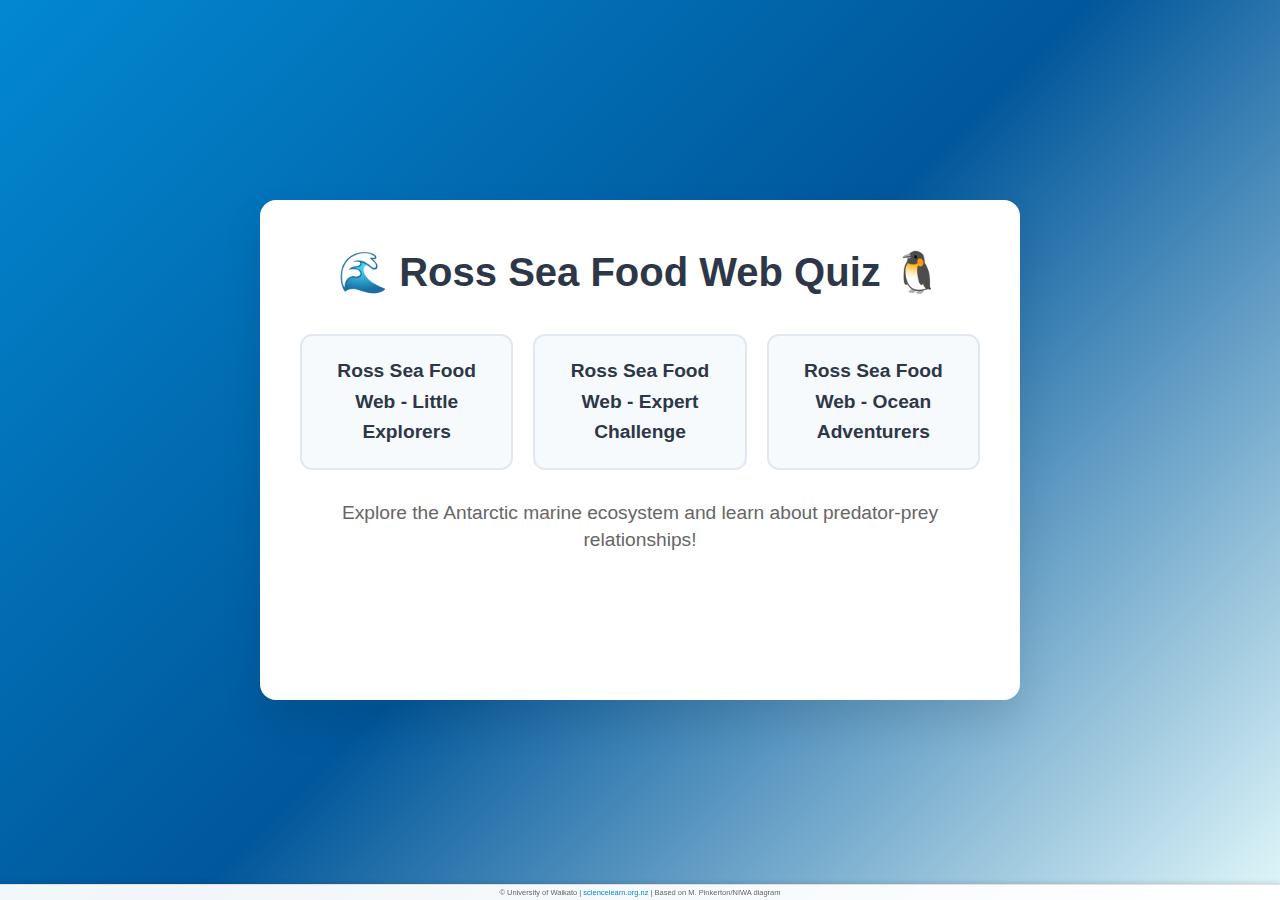
<file: index.html>
<!DOCTYPE html>
<html lang="en">
<head>
    <meta charset="utf-8"/>
    <meta content="width=device-width, initial-scale=1.0" name="viewport"/>
    <title>Ross Sea Food Web Quiz</title>
    
    <!-- Embedded Question Sets -->
    <!-- RUST_BUNDLER_TEST_MARKER: This HTML was generated by the Rust bundle tool -->
    <script>
        window.EMBEDDED_QUESTION_SETS = {
  "questions_ross_sea_easy": {
    "metadata": {
      "description": "Learn about who eats who in the Ross Sea! Perfect for young marine biologists.",
      "mode": "easy",
      "subject": "Marine Biology",
      "targetAge": "5-8 years",
      "title": "Ross Sea Food Web - Little Explorers",
      "version": "1.0.0"
    },
    "questions": [
      {
        "category": "food-chain",
        "choices": [
          "Penguins",
          "Bacteria",
          "Phytoplankton",
          "Toothfish"
        ],
        "correctAnswer": 0,
        "difficulty": "easy",
        "explanation": "Penguins love to eat krill! Krill are tiny shrimp-like creatures that swim in large groups called swarms. Penguins can eat hundreds of krill in one day!",
        "id": "kids_1",
        "image1": "KR.png",
        "image2": "PG.png",
        "question": "The animal above is eaten by which animal below?"
      },
      {
        "category": "food-chain",
        "choices": [
          "Bacteria",
          "Fish",
          "Phytoplankton",
          "Birds"
        ],
        "correctAnswer": 1,
        "difficulty": "easy",
        "explanation": "Seals are excellent hunters that catch and eat fish! They have sharp teeth and can swim very fast underwater to catch their prey.",
        "id": "kids_2",
        "image1": "SE.png",
        "image2": "FI.png",
        "question": "What does this animal eat?"
      },
      {
        "category": "food-chain",
        "choices": [
          "Seals",
          "Penguins",
          "Krill",
          "Toothfish"
        ],
        "correctAnswer": 2,
        "difficulty": "easy",
        "explanation": "Krill eat phytoplankton! Phytoplankton are tiny plants that float in the water and make their own food using sunlight, just like plants on land!",
        "id": "kids_3",
        "image1": "PP.png",
        "image2": "KR.png",
        "question": "The tiny plants above are food for which animal?"
      },
      {
        "category": "food-chain",
        "choices": [
          "Phytoplankton",
          "Bacteria",
          "Krill",
          "Penguins"
        ],
        "correctAnswer": 3,
        "difficulty": "easy",
        "explanation": "Penguins catch and eat silverfish! These little fish are one of the penguin's favorite foods in the cold waters of Antarctica.",
        "id": "kids_4",
        "image1": "SF.png",
        "image2": "PG.png",
        "question": "Which animal eats the fish shown above?"
      },
      {
        "category": "food-chain",
        "choices": [
          "Krill",
          "Seals",
          "Penguins",
          "Large fish"
        ],
        "correctAnswer": 0,
        "difficulty": "easy",
        "explanation": "Baleen whales eat krill! Even though these whales are huge, they eat tiny krill by filtering them through special plates in their mouths called baleen.",
        "id": "kids_5",
        "image1": "BW.png",
        "image2": "KR.png",
        "question": "What do these giant whales eat?"
      },
      {
        "category": "food-chain",
        "choices": [
          "Krill",
          "Phytoplankton",
          "Toothed whales",
          "Bacteria"
        ],
        "correctAnswer": 2,
        "difficulty": "easy",
        "explanation": "Toothed whales like sperm whales hunt and eat squid! They dive very deep in the ocean to catch them.",
        "id": "kids_6",
        "image1": "SQ.png",
        "image2": "TW.png",
        "question": "The squid above is food for which predator?"
      },
      {
        "category": "food-chain",
        "choices": [
          "Seals",
          "Penguins",
          "Baleen whales",
          "Toothed whales"
        ],
        "correctAnswer": 2,
        "difficulty": "easy",
        "explanation": "Baleen whales don't eat regular fish! They have special filters called baleen plates that catch tiny creatures like krill and small silverfish, but not larger fish.",
        "id": "kids_7",
        "image1": "FI.png",
        "image2": "BW.png",
        "question": "Which large predator does NOT eat this prey?"
      },
      {
        "category": "human-impact",
        "choices": [
          "Krill",
          "Penguins",
          "Toothfish",
          "Whales"
        ],
        "correctAnswer": 2,
        "difficulty": "easy",
        "explanation": "Fishing boats catch toothfish in the Ross Sea. These large fish are sold for food, but we must be careful not to catch too many!",
        "id": "kids_8",
        "image1": "FH.png",
        "image2": "TF.png",
        "question": "What do the boats above catch from the Ross Sea?"
      },
      {
        "category": "food-chain",
        "choices": [
          "Krill",
          "Bacteria",
          "Fish",
          "Phytoplankton"
        ],
        "correctAnswer": 2,
        "difficulty": "easy",
        "explanation": "Benthic invertebrates (creatures that live on the ocean floor) are eaten by fish! The fish swim down to hunt for worms, sea stars, and other tasty bottom-dwellers.",
        "id": "kids_9",
        "image1": "BI.png",
        "image2": "FI.png",
        "question": "What do bottom-dwelling creatures become food for?"
      },
      {
        "category": "food-chain",
        "choices": [
          "Large fish",
          "Krill",
          "Whales",
          "Bacteria"
        ],
        "correctAnswer": 1,
        "difficulty": "easy",
        "explanation": "Flying birds like petrels and albatrosses catch krill from the ocean surface! They swoop down and grab these tiny shrimp-like creatures while they're near the top of the water.",
        "id": "kids_10",
        "image1": "FB.png",
        "image2": "KR.png",
        "question": "What do flying birds eat in the ocean?"
      }
    ]
  },
  "questions_ross_sea_hard": {
    "metadata": {
      "description": "Test your expertise on Antarctic marine ecology with these challenging questions.",
      "mode": "hard",
      "subject": "Marine Biology",
      "targetAge": "15+ years",
      "title": "Ross Sea Food Web - Expert Challenge",
      "version": "1.0.0"
    },
    "questions": [
      {
        "category": "behavior",
        "choices": [
          "Diel vertical migration",
          "Horizontal spawning",
          "Benthic feeding",
          "Surface photosynthesis"
        ],
        "correctAnswer": 0,
        "difficulty": "hard",
        "explanation": "Krill perform diel vertical migration, moving to surface waters at night to feed and descending during the day. This behavior transports nutrients between ocean layers and affects the entire ecosystem's nutrient cycling.",
        "id": "hard_1",
        "image1": "KR.png",
        "image2": "KR.png",
        "question": "Antarctic krill (Euphausia superba) exhibit which unique behavior that affects nutrient distribution?"
      },
      {
        "category": "productivity",
        "choices": [
          "5-10%",
          "10-15%",
          "15-20%",
          "20-25%"
        ],
        "correctAnswer": 2,
        "difficulty": "hard",
        "explanation": "The Southern Ocean accounts for 15-20% of global marine primary production despite covering only 10% of ocean area. This high productivity supports the rich Antarctic food webs.",
        "id": "hard_2",
        "image1": "PP.png",
        "image2": "PP.png",
        "question": "What percentage of global marine primary production occurs in the Southern Ocean?"
      },
      {
        "category": "adaptations",
        "choices": [
          "Enlarged lungs",
          "High myoglobin in muscles",
          "Faster heartbeat",
          "Thicker blubber"
        ],
        "correctAnswer": 1,
        "difficulty": "hard",
        "explanation": "Weddell seals have extremely high myoglobin concentrations in their muscles, allowing them to store oxygen for extended dives. They also slow their heart rate and redirect blood flow to vital organs.",
        "id": "hard_3",
        "image1": "SE.png",
        "image2": "SE.png",
        "question": "Weddell seals can dive to 600m for up to 82 minutes. What physiological adaptation enables this?"
      },
      {
        "category": "adaptations",
        "choices": [
          "-0.5°C",
          "-1.0°C",
          "-1.9°C",
          "-2.5°C"
        ],
        "correctAnswer": 2,
        "difficulty": "hard",
        "explanation": "Antarctic toothfish antifreeze glycoproteins prevent ice crystal formation in their blood at -1.9°C, the freezing point of seawater. This allows them to survive in the coldest marine environment on Earth.",
        "id": "hard_4",
        "image1": "TF.png",
        "image2": "TF.png",
        "question": "The Antarctic toothfish has antifreeze proteins. At what temperature do these activate?"
      },
      {
        "category": "energy-transfer",
        "choices": [
          "5%",
          "10%",
          "20%",
          "30%"
        ],
        "correctAnswer": 1,
        "difficulty": "hard",
        "explanation": "Trophic efficiency between krill and their predators is approximately 10%, meaning 90% of energy is lost between trophic levels through respiration, movement, and waste production.",
        "id": "hard_5",
        "image1": "KR.png",
        "image2": "BW.png",
        "question": "What is the trophic efficiency between krill and their predators in the Ross Sea?"
      },
      {
        "category": "reproduction",
        "choices": [
          "30 days",
          "60 days",
          "90 days",
          "120 days"
        ],
        "correctAnswer": 3,
        "difficulty": "hard",
        "explanation": "Male emperor penguins fast for up to 120 days while incubating eggs during the Antarctic winter, losing up to 45% of their body weight. They survive on stored body fat.",
        "id": "hard_6",
        "image1": "PG.png",
        "image2": "PG.png",
        "question": "Emperor penguins can fast for up to how many days during breeding?"
      },
      {
        "category": "nutrient-cycling",
        "choices": [
          "Nitrogen fixation",
          "DOM recycling by bacteria",
          "Sulfur oxidation",
          "Methane production"
        ],
        "correctAnswer": 1,
        "difficulty": "hard",
        "explanation": "The microbial loop involves bacteria consuming dissolved organic matter (DOM) released by phytoplankton and other organisms, making nutrients available to protozoans and eventually back to larger organisms.",
        "id": "hard_7",
        "image1": "BD.png",
        "image2": "BD.png",
        "question": "The microbial loop in Antarctic waters primarily involves which process?"
      },
      {
        "category": "diet-composition",
        "choices": [
          "20-30%",
          "40-50%",
          "60-70%",
          "80-90%"
        ],
        "correctAnswer": 2,
        "difficulty": "hard",
        "explanation": "Antarctic silverfish make up 60-70% of Adélie penguin diet by mass in the Ross Sea, highlighting their critical role as a mid-trophic level species linking zooplankton to top predators.",
        "id": "hard_8",
        "image1": "SF.png",
        "image2": "PG.png",
        "question": "Antarctic silverfish comprise what percentage of Adélie penguin diet by mass?"
      },
      {
        "category": "ecosystem-processes",
        "choices": [
          "100-200m",
          "200-500m",
          "500-1000m",
          "1000-2000m"
        ],
        "correctAnswer": 1,
        "difficulty": "hard",
        "explanation": "Benthic-pelagic coupling is strongest at 200-500m depths where continental shelf productivity creates high deposition rates of organic matter, supporting rich benthic communities.",
        "id": "hard_9",
        "image1": "BI.png",
        "image2": "BI.png",
        "question": "Benthic-pelagic coupling in the Ross Sea is strongest at what depth?"
      },
      {
        "category": "hunting-behavior",
        "choices": [
          "1-5 kHz",
          "5-15 kHz",
          "15-30 kHz",
          "30-50 kHz"
        ],
        "correctAnswer": 1,
        "difficulty": "hard",
        "explanation": "Sperm whales produce clicks at 5-15 kHz for echolocation in the deep ocean. These low frequencies travel far in water and effectively detect large prey like giant squid in complete darkness.",
        "id": "hard_10",
        "image1": "TW.png",
        "image2": "SQ.png",
        "question": "Sperm whales echolocate at what frequency to hunt giant squid in darkness?"
      },
      {
        "category": "primary-production",
        "choices": [
          "50 g C/m²/yr",
          "100 g C/m²/yr",
          "200 g C/m²/yr",
          "300 g C/m²/yr"
        ],
        "correctAnswer": 2,
        "difficulty": "hard",
        "explanation": "The Ross Sea polynya has exceptional primary productivity at ~200 g C/m²/yr, making it one of the most productive areas in the Southern Ocean due to extended ice-free conditions and nutrient upwelling.",
        "id": "hard_11",
        "image1": "PP.png",
        "image2": "PP.png",
        "question": "The Ross Sea polynya's annual primary production is approximately:"
      },
      {
        "category": "conservation",
        "choices": [
          "30%",
          "40%",
          "50%",
          "60%"
        ],
        "correctAnswer": 2,
        "difficulty": "hard",
        "explanation": "CCAMLR (Commission for Conservation of Antarctic Marine Living Resources) manages toothfish fisheries to maintain at least 50% of spawning stock biomass, using a precautionary approach to ensure sustainability.",
        "id": "hard_12",
        "image1": "FH.png",
        "image2": "TF.png",
        "question": "CCAMLR fishing regulations limit toothfish catch to maintain what percentage of spawning biomass?"
      },
      {
        "category": "life-cycle",
        "choices": [
          "50-100 m/day",
          "100-150 m/day",
          "150-200 m/day",
          "200-250 m/day"
        ],
        "correctAnswer": 1,
        "difficulty": "hard",
        "explanation": "Krill eggs sink at 100-150 m/day, descending to 700-1000m before hatching. The nauplii then swim upward over several weeks, a strategy that may reduce predation during vulnerable early stages.",
        "id": "hard_13",
        "image1": "KR.png",
        "image2": "KR.png",
        "question": "Antarctic krill eggs sink at what rate before hatching nauplii ascend?"
      },
      {
        "category": "climate-change",
        "choices": [
          "5 days earlier per decade",
          "10 days earlier per decade",
          "15 days earlier per decade",
          "20 days earlier per decade"
        ],
        "correctAnswer": 1,
        "difficulty": "hard",
        "explanation": "Satellite data shows Ross Sea phytoplankton blooms are occurring ~10 days earlier per decade due to earlier sea ice retreat, potentially creating mismatches with krill reproduction and grazer life cycles.",
        "id": "hard_14",
        "image1": "PP.png",
        "image2": "PP.png",
        "question": "Climate change is causing Ross Sea phytoplankton blooms to shift by approximately:"
      },
      {
        "category": "biomass",
        "choices": [
          "100-200 million tonnes",
          "300-500 million tonnes",
          "600-800 million tonnes",
          "900-1100 million tonnes"
        ],
        "correctAnswer": 1,
        "difficulty": "hard",
        "explanation": "Recent acoustic surveys estimate Antarctic krill biomass at 300-500 million tonnes, making it one of the most abundant species on Earth by total biomass, though estimates vary significantly by region and method.",
        "id": "hard_15",
        "image1": "KR.png",
        "image2": "KR.png",
        "question": "The biomass of Antarctic krill in the Southern Ocean is estimated at:"
      }
    ]
  },
  "questions_ross_sea_medium": {
    "metadata": {
      "description": "Explore the Ross Sea ecosystem with challenging questions about Antarctic marine life.",
      "mode": "easy",
      "subject": "Marine Biology",
      "targetAge": "9-14 years",
      "title": "Ross Sea Food Web - Ocean Adventurers",
      "version": "1.0.0"
    },
    "questions": [
      {
        "category": "ecosystem",
        "choices": [
          "Fish",
          "Krill",
          "Seals",
          "Whales"
        ],
        "correctAnswer": 1,
        "difficulty": "medium",
        "explanation": "Krill form enormous swarms and represent the largest biomass in Antarctic waters. A single swarm can contain millions of individuals and stretch for kilometers!",
        "id": "med_1",
        "image1": "KR.png",
        "image2": "KR.png",
        "question": "Which animals form the largest biomass in the Ross Sea food web?"
      },
      {
        "category": "predator-prey",
        "choices": [
          "Krill",
          "Phytoplankton",
          "Giant squid",
          "Small fish"
        ],
        "correctAnswer": 2,
        "difficulty": "medium",
        "explanation": "Sperm whales and other toothed whales dive deep to hunt giant squid. Some battles between sperm whales and giant squid leave scars on the whale's skin!",
        "id": "med_2",
        "image1": "TW.png",
        "image2": "SQ.png",
        "question": "The whale above has teeth. What is its main prey?"
      },
      {
        "category": "energy-flow",
        "choices": [
          "They eat other organisms",
          "They produce their own food from sunlight",
          "They produce oxygen only",
          "They reproduce quickly"
        ],
        "correctAnswer": 1,
        "difficulty": "medium",
        "explanation": "Phytoplankton are primary producers because they convert sunlight into food through photosynthesis, forming the base of the ocean food web.",
        "id": "med_3",
        "image1": "PP.png",
        "image2": "PP.png",
        "question": "Why are phytoplankton called 'primary producers'?"
      },
      {
        "category": "adaptations",
        "choices": [
          "They hunt larger prey",
          "They filter small organisms from water",
          "They eat only plants",
          "They feed at night"
        ],
        "correctAnswer": 1,
        "difficulty": "medium",
        "explanation": "Baleen whales have comb-like plates that filter huge amounts of water to catch tiny organisms like krill, while toothed whales hunt individual larger prey.",
        "id": "med_4",
        "image1": "BW.png",
        "image2": "KR.png",
        "question": "How do baleen whales feed differently from toothed whales?"
      },
      {
        "category": "nutrient-cycling",
        "choices": [
          "Primary producers",
          "Top predators",
          "Decomposers",
          "Primary consumers"
        ],
        "correctAnswer": 2,
        "difficulty": "medium",
        "explanation": "Bacteria are decomposers that break down dead organisms and waste, recycling nutrients back into the ecosystem for primary producers to use.",
        "id": "med_5",
        "image1": "BD.png",
        "image2": "BD.png",
        "question": "What role do these organisms play in the ecosystem?"
      },
      {
        "category": "predator-prey",
        "choices": [
          "Seals",
          "Skua birds",
          "Whales",
          "Fish"
        ],
        "correctAnswer": 1,
        "difficulty": "medium",
        "explanation": "Skuas are aggressive seabirds that prey on penguin eggs and chicks. They're opportunistic feeders and play an important role in the Antarctic ecosystem.",
        "id": "med_6",
        "image1": "FB.png",
        "image2": "FB.png",
        "question": "Which predator is known for stealing penguin eggs and chicks?"
      },
      {
        "category": "human-impact",
        "choices": [
          "They eat too much krill",
          "They're primary producers",
          "They're top predators that control fish populations",
          "They produce oxygen"
        ],
        "correctAnswer": 2,
        "difficulty": "medium",
        "explanation": "Toothfish are apex predators. Removing too many disrupts the balance by allowing their prey species to multiply unchecked, affecting the entire food web.",
        "id": "med_7",
        "image1": "TF.png",
        "image2": "FH.png",
        "question": "Why is overfishing of toothfish a concern for the Ross Sea ecosystem?"
      },
      {
        "category": "food-web",
        "choices": [
          "Temperature",
          "Krill as a key food source",
          "Ocean depth",
          "Migration patterns"
        ],
        "correctAnswer": 1,
        "difficulty": "medium",
        "explanation": "Krill are the keystone species connecting primary producers to higher predators. Most Antarctic animals either eat krill directly or eat animals that feed on krill.",
        "id": "med_8",
        "image1": "KR.png",
        "image2": "KR.png",
        "question": "What connects all organisms in this Antarctic food web?"
      },
      {
        "category": "energy-flow",
        "choices": [
          "Live fish",
          "Sunlight",
          "Marine snow (dead organic matter)",
          "Large whales"
        ],
        "correctAnswer": 2,
        "difficulty": "medium",
        "explanation": "Benthic invertebrates feed on 'marine snow' - dead plankton, feces, and other organic matter that slowly sinks to the ocean floor from the waters above.",
        "id": "med_9",
        "image1": "BI.png",
        "image2": "BI.png",
        "question": "These bottom-dwelling creatures feed on what?"
      },
      {
        "category": "adaptations",
        "choices": [
          "Penguins",
          "Krill",
          "Elephant seals",
          "Silverfish"
        ],
        "correctAnswer": 2,
        "difficulty": "medium",
        "explanation": "Elephant seals can dive over 2,000 meters deep and hold their breath for up to 2 hours while hunting for deep-sea fish and squid!",
        "id": "med_10",
        "image1": "SE.png",
        "image2": "FI.png",
        "question": "Which animal above can dive deepest in search of food?"
      },
      {
        "category": "seasonal-changes",
        "choices": [
          "They increase",
          "They decrease due to less sunlight",
          "They stay the same",
          "They move deeper"
        ],
        "correctAnswer": 1,
        "difficulty": "medium",
        "explanation": "Phytoplankton populations crash in winter when there's no sunlight for photosynthesis during the polar night, affecting the entire food web.",
        "id": "med_11",
        "image1": "PP.png",
        "image2": "PP.png",
        "question": "In winter, what happens to phytoplankton populations?"
      },
      {
        "category": "predator-prey",
        "choices": [
          "None - they're herbivores",
          "1-2 penguins",
          "5-6 penguins",
          "10+ penguins"
        ],
        "correctAnswer": 1,
        "difficulty": "medium",
        "explanation": "Leopard seals are fierce predators that typically catch 1-2 penguins per day. They wait near ice edges where penguins enter and exit the water.",
        "id": "med_12",
        "image1": "SE.png",
        "image2": "PG.png",
        "question": "How many penguins can a leopard seal eat in one day?"
      }
    ]
  }
};
        // Backwards compatibility 
        window.EMBEDDED_GAME_DATA = {
  "metadata": {
    "description": "Learn about who eats who in the Ross Sea! Perfect for young marine biologists.",
    "mode": "easy",
    "subject": "Marine Biology",
    "targetAge": "5-8 years",
    "title": "Ross Sea Food Web - Little Explorers",
    "version": "1.0.0"
  },
  "questions": [
    {
      "category": "food-chain",
      "choices": [
        "Penguins",
        "Bacteria",
        "Phytoplankton",
        "Toothfish"
      ],
      "correctAnswer": 0,
      "difficulty": "easy",
      "explanation": "Penguins love to eat krill! Krill are tiny shrimp-like creatures that swim in large groups called swarms. Penguins can eat hundreds of krill in one day!",
      "id": "kids_1",
      "image1": "KR.png",
      "image2": "PG.png",
      "question": "The animal above is eaten by which animal below?"
    },
    {
      "category": "food-chain",
      "choices": [
        "Bacteria",
        "Fish",
        "Phytoplankton",
        "Birds"
      ],
      "correctAnswer": 1,
      "difficulty": "easy",
      "explanation": "Seals are excellent hunters that catch and eat fish! They have sharp teeth and can swim very fast underwater to catch their prey.",
      "id": "kids_2",
      "image1": "SE.png",
      "image2": "FI.png",
      "question": "What does this animal eat?"
    },
    {
      "category": "food-chain",
      "choices": [
        "Seals",
        "Penguins",
        "Krill",
        "Toothfish"
      ],
      "correctAnswer": 2,
      "difficulty": "easy",
      "explanation": "Krill eat phytoplankton! Phytoplankton are tiny plants that float in the water and make their own food using sunlight, just like plants on land!",
      "id": "kids_3",
      "image1": "PP.png",
      "image2": "KR.png",
      "question": "The tiny plants above are food for which animal?"
    },
    {
      "category": "food-chain",
      "choices": [
        "Phytoplankton",
        "Bacteria",
        "Krill",
        "Penguins"
      ],
      "correctAnswer": 3,
      "difficulty": "easy",
      "explanation": "Penguins catch and eat silverfish! These little fish are one of the penguin's favorite foods in the cold waters of Antarctica.",
      "id": "kids_4",
      "image1": "SF.png",
      "image2": "PG.png",
      "question": "Which animal eats the fish shown above?"
    },
    {
      "category": "food-chain",
      "choices": [
        "Krill",
        "Seals",
        "Penguins",
        "Large fish"
      ],
      "correctAnswer": 0,
      "difficulty": "easy",
      "explanation": "Baleen whales eat krill! Even though these whales are huge, they eat tiny krill by filtering them through special plates in their mouths called baleen.",
      "id": "kids_5",
      "image1": "BW.png",
      "image2": "KR.png",
      "question": "What do these giant whales eat?"
    },
    {
      "category": "food-chain",
      "choices": [
        "Krill",
        "Phytoplankton",
        "Toothed whales",
        "Bacteria"
      ],
      "correctAnswer": 2,
      "difficulty": "easy",
      "explanation": "Toothed whales like sperm whales hunt and eat squid! They dive very deep in the ocean to catch them.",
      "id": "kids_6",
      "image1": "SQ.png",
      "image2": "TW.png",
      "question": "The squid above is food for which predator?"
    },
    {
      "category": "food-chain",
      "choices": [
        "Seals",
        "Penguins",
        "Baleen whales",
        "Toothed whales"
      ],
      "correctAnswer": 2,
      "difficulty": "easy",
      "explanation": "Baleen whales don't eat regular fish! They have special filters called baleen plates that catch tiny creatures like krill and small silverfish, but not larger fish.",
      "id": "kids_7",
      "image1": "FI.png",
      "image2": "BW.png",
      "question": "Which large predator does NOT eat this prey?"
    },
    {
      "category": "human-impact",
      "choices": [
        "Krill",
        "Penguins",
        "Toothfish",
        "Whales"
      ],
      "correctAnswer": 2,
      "difficulty": "easy",
      "explanation": "Fishing boats catch toothfish in the Ross Sea. These large fish are sold for food, but we must be careful not to catch too many!",
      "id": "kids_8",
      "image1": "FH.png",
      "image2": "TF.png",
      "question": "What do the boats above catch from the Ross Sea?"
    },
    {
      "category": "food-chain",
      "choices": [
        "Krill",
        "Bacteria",
        "Fish",
        "Phytoplankton"
      ],
      "correctAnswer": 2,
      "difficulty": "easy",
      "explanation": "Benthic invertebrates (creatures that live on the ocean floor) are eaten by fish! The fish swim down to hunt for worms, sea stars, and other tasty bottom-dwellers.",
      "id": "kids_9",
      "image1": "BI.png",
      "image2": "FI.png",
      "question": "What do bottom-dwelling creatures become food for?"
    },
    {
      "category": "food-chain",
      "choices": [
        "Large fish",
        "Krill",
        "Whales",
        "Bacteria"
      ],
      "correctAnswer": 1,
      "difficulty": "easy",
      "explanation": "Flying birds like petrels and albatrosses catch krill from the ocean surface! They swoop down and grab these tiny shrimp-like creatures while they're near the top of the water.",
      "id": "kids_10",
      "image1": "FB.png",
      "image2": "KR.png",
      "question": "What do flying birds eat in the ocean?"
    }
  ]
};
        
        // Build information
        window.BUILD_INFO = {
            timestamp: "2025-08-29T17:51:46.105326+01:00",
            timestampUnix: 1756486306,
            version: "git-c2ed1f8"
        };
        
        // Debug logging
        console.log("🏗️ Build info:", window.BUILD_INFO);
        console.log("🚀 Page loaded and ready.");
    </script>
    
    <!-- Embedded CSS -->
    <style>
        /* Modern CSS Reset and Base Styles */
* {
    box-sizing: border-box;
    margin: 0;
    padding: 0;
}

body {
    font-family: -apple-system, BlinkMacSystemFont, 'Segoe UI', Roboto, 'Helvetica Neue', Arial, sans-serif;
    line-height: 1.6;
    color: #333;
    background: linear-gradient(135deg, #0288d1 0%, #01579b 50%, #e0f7fa 100%);
    min-height: 100vh;
    display: flex;
    align-items: center;
    justify-content: center;
}

#game-container {
    width: 100%;
    max-width: 800px;
    margin: 0 auto;
    padding: 20px;
}

/* Screen Management */
.screen {
    background: white;
    border-radius: 16px;
    box-shadow: 0 20px 40px rgba(0, 0, 0, 0.1);
    padding: 40px;
    text-align: center;
    min-height: 500px;
    display: flex;
    flex-direction: column;
    justify-content: center;
}

/* Loading Screen */
.loading-content h1 {
    color: #4a5568;
    margin-bottom: 30px;
    font-size: 2.5rem;
}

.spinner {
    width: 50px;
    height: 50px;
    border: 4px solid #e2e8f0;
    border-top: 4px solid #0288d1;
    border-radius: 50%;
    animation: spin 1s linear infinite;
    margin: 20px auto;
}

@keyframes spin {
    0% { transform: rotate(0deg); }
    100% { transform: rotate(360deg); }
}

/* Start Screen */
.start-content h1 {
    color: #2d3748;
    margin-bottom: 20px;
    font-size: 2.5rem;
}

.start-content p {
    font-size: 1.2rem;
    color: #4a5568;
    margin-bottom: 30px;
}

/* Question Set Selector */
.question-set-selector-container {
    background: #f7fafc;
    border-radius: 12px;
    padding: 20px;
    margin: 20px 0 30px 0;
    text-align: left;
}

.question-set-selector-container label {
    display: block;
    font-weight: 600;
    color: #4a5568;
    margin-bottom: 10px;
    font-size: 1.1rem;
}

.question-set-selector {
    width: 100%;
    padding: 12px 16px;
    border: 2px solid #e2e8f0;
    border-radius: 8px;
    background: white;
    font-size: 1rem;
    color: #2d3748;
    cursor: pointer;
    transition: all 0.3s ease;
}

.question-set-selector:hover {
    border-color: #0288d1;
}

.question-set-selector:focus {
    outline: none;
    border-color: #0288d1;
    box-shadow: 0 0 0 3px rgba(2, 136, 209, 0.1);
}

/* Game Screen */
.game-header {
    display: flex;
    justify-content: space-between;
    align-items: center;
    margin-bottom: 30px;
    padding: 20px;
    background: #f7fafc;
    border-radius: 12px;
}

.counter, .score {
    font-weight: 600;
    font-size: 1.1rem;
    color: #4a5568;
}

.question-container {
    text-align: center;
}

.question {
    font-size: 1.8rem;
    color: #2d3748;
    margin-bottom: 40px;
    line-height: 1.4;
}

.choices {
    display: grid;
    gap: 15px;
    max-width: 600px;
    margin: 0 auto;
}

.choice-button {
    background: #f7fafc;
    border: 2px solid #e2e8f0;
    border-radius: 12px;
    padding: 20px;
    font-size: 1.1rem;
    cursor: pointer;
    transition: all 0.3s ease;
    text-align: left;
}

.choice-button:hover:not(:disabled) {
    background: #e3f2fd;
    border-color: #0288d1;
    transform: translateY(-2px);
}

.choice-button:disabled {
    cursor: not-allowed;
}

.choice-button.correct {
    background: #c6f6d5;
    border-color: #38a169;
    color: #22543d;
}

.choice-button.incorrect {
    background: #fed7d7;
    border-color: #e53e3e;
    color: #742a2a;
}

/* Result Screen */
.result-content {
    text-align: center;
}

.result-icon {
    font-size: 4rem;
    margin-bottom: 20px;
}

.result-text {
    font-size: 2rem;
    margin-bottom: 30px;
    color: #2d3748;
}

.explanation-container {
    background: #f7fafc;
    border-radius: 12px;
    padding: 30px;
    margin: 30px 0;
    text-align: left;
}

.explanation-container h3 {
    color: #4a5568;
    margin-bottom: 15px;
    font-size: 1.3rem;
}

.explanation {
    font-size: 1.1rem;
    line-height: 1.7;
    color: #2d3748;
}

/* Finish Screen */
.finish-content h1 {
    color: #2d3748;
    margin-bottom: 40px;
    font-size: 2.5rem;
}

.final-stats {
    display: grid;
    grid-template-columns: 1fr 1fr;
    gap: 30px;
    margin: 40px 0;
}

.stat-item {
    background: #f7fafc;
    border-radius: 12px;
    padding: 30px;
}

.stat-item h2 {
    color: #4a5568;
    margin-bottom: 15px;
    font-size: 1.3rem;
}

.big-number {
    font-size: 2.5rem;
    font-weight: 700;
    color: #0288d1;
}

.finish-message {
    margin: 30px 0;
}

.finish-message p {
    font-size: 1.2rem;
    color: #4a5568;
    font-style: italic;
}

.attribution-message {
    margin-top: 20px;
    font-style: normal !important;
    line-height: 1.6;
}

.visit-link {
    color: #0288d1;
    text-decoration: none;
    font-weight: 600;
    display: inline-block;
    margin-top: 10px;
    transition: all 0.3s ease;
}

.visit-link:hover {
    color: #01579b;
    text-decoration: underline;
    transform: translateX(5px);
}

/* Buttons */
.primary-button {
    background: #0288d1;
    color: white;
    border: none;
    border-radius: 12px;
    padding: 15px 30px;
    font-size: 1.2rem;
    font-weight: 600;
    cursor: pointer;
    transition: all 0.3s ease;
    margin-top: 20px;
}

.primary-button:hover {
    background: #01579b;
    transform: translateY(-2px);
    box-shadow: 0 10px 20px rgba(2, 136, 209, 0.3);
}

.primary-button:active {
    transform: translateY(0);
}

/* Error Styling */
.error {
    text-align: center;
    color: #e53e3e;
}

.error h2 {
    margin-bottom: 20px;
}

.error button {
    background: #e53e3e;
    color: white;
    border: none;
    border-radius: 8px;
    padding: 12px 24px;
    cursor: pointer;
    margin-top: 20px;
}

/* Build Info Footer */
.build-info {
    display: none; /* Hide build info on production */
}

/* Copyright Footer */
.copyright-footer {
    position: fixed;
    bottom: 0;
    left: 0;
    right: 0;
    background: rgba(255, 255, 255, 0.95);
    padding: 3px 10px;
    text-align: center;
    font-size: 9px;
    color: #666;
    z-index: 999;
    line-height: 1.2;
    border-top: 1px solid #e0e0e0;
    box-shadow: 0 -2px 4px rgba(0,0,0,0.1);
}

.copyright-footer small {
    display: block;
}

.copyright-footer a {
    color: #0288d1;
    text-decoration: none;
}

.copyright-footer a:hover {
    text-decoration: underline;
}

/* Mobile-specific copyright adjustments */
@media (max-width: 768px) {
    .copyright-footer {
        font-size: 8px;
        padding: 2px 5px;
        line-height: 1.1;
    }
    
    /* Hide longer text on mobile, show abbreviated version */
    .copyright-footer br {
        display: none;
    }
    
    #game-container {
        padding-bottom: 30px; /* Add space for fixed footer */
    }
}

/* Question Set Tiles */
.question-set-tiles-container {
    display: grid;
    grid-template-columns: repeat(auto-fit, minmax(200px, 1fr));
    gap: 20px;
    margin-top: 30px;
    width: 100%;
}

.question-set-tile {
    background: #f7fafc;
    border: 2px solid #e2e8f0;
    border-radius: 12px;
    padding: 20px;
    text-align: center;
    cursor: pointer;
    transition: all 0.3s ease;
    position: relative;
    overflow: hidden;
    min-height: 120px;
    display: flex;
    flex-direction: column;
    justify-content: center;
    align-items: center;
}

.question-set-tile:hover {
    transform: translateY(-5px);
    box-shadow: 0 10px 20px rgba(0,0,0,0.05);
    border-color: #0288d1;
}

.tile-title {
    font-size: 1.2rem;
    font-weight: 600;
    color: #2d3748;
    transition: opacity 0.3s ease;
}

.tile-description {
    display: none; /* Hide descriptions inside tiles - they'll show below instead */
}

.question-set-tile:hover .tile-title {
    /* Keep title visible on hover - no text changes in tiles */
}

/* Fixed height for description to prevent tile jiggling */
#game-description {
    min-height: 4.2em; /* Reserve space for up to 3 lines of text */
    line-height: 1.4;
    margin-top: 20px;
    padding: 10px 0;
    text-align: center;
    color: #666;
    overflow: hidden; /* Prevent text from extending beyond reserved space */
}

/* Game Info (removed from original design) */
.game-info {
    display: none;
}

/* Start button (removed from original design) */
#start-button {
    display: none;
}

/* Image Styles */
.question-image,
.answer-image {
    max-width: 300px;
    max-height: 200px;
    width: auto;
    height: auto;
    margin: 20px auto;
    border-radius: 8px;
    box-shadow: 0 4px 6px rgba(0, 0, 0, 0.1);
    display: block;
}

.question-image {
    margin-bottom: 20px;
}

.answer-image {
    margin: 20px auto;
}

/* Responsive Design */
@media (max-width: 768px) {
    #game-container {
        padding: 10px;
    }
    
    .screen {
        padding: 20px;
        margin: 10px;
    }
    
    .question {
        font-size: 1.5rem;
    }
    
    .choice-button {
        padding: 15px;
        font-size: 1rem;
    }
    
    .final-stats {
        grid-template-columns: 1fr;
        gap: 20px;
    }
    
    .game-header {
        flex-direction: column;
        gap: 10px;
        text-align: center;
    }
}

@media (max-width: 480px) {
    .start-content h1,
    .finish-content h1 {
        font-size: 2rem;
    }
    
    .question {
        font-size: 1.3rem;
    }
    
    .big-number {
        font-size: 2rem;
    }
}
    </style>
</head>
<body>
    <div id="game-container">
        <!-- Loading Screen -->
        <div class="screen" id="loading-screen">
            <div class="loading-content">
                <h1>🐧 Ross Sea Food Web Quiz</h1>
                <div class="spinner"></div>
                <p>Loading questions...</p>
            </div>
        </div>
        
        <!-- Start Screen -->
        <div class="screen" id="start-screen" style="display: none;">
            <div class="start-content">
                <h1 id="game-title">🌊 Ross Sea Food Web Quiz 🐧</h1>
                
                <!-- Question Set Tiles -->
                <div id="question-set-tiles" class="question-set-tiles-container">
                    <!-- Tiles will be dynamically inserted here -->
                </div>
                
                <!-- Description appears below tiles and changes on hover -->
                <p id="game-description">Explore the Antarctic marine ecosystem and learn about predator-prey relationships!</p>
            </div>
        </div>
        
        <!-- Game Screen -->
        <div class="screen" id="game-screen" style="display: none;">
            <div class="game-header">
                <div class="counter" id="question-counter">Question 1 of 6</div>
                <div class="score" id="score-display">Score: 0/0</div>
            </div>
            <div class="question-container">
                <img id="question-image" class="question-image" style="display: none;" alt="Question image">
                <h2 class="question" id="question-text">Loading question...</h2>
                <div class="choices" id="choices-container">
                    <!-- Choice buttons will be inserted here -->
                </div>
            </div>
        </div>
        
        <!-- Result Screen -->
        <div class="screen" id="result-screen" style="display: none;">
            <div class="result-content">
                <div class="result-icon" id="result-icon">✅</div>
                <h2 class="result-text" id="result-text">Correct!</h2>
                <img id="answer-image" class="answer-image" style="display: none;" alt="Answer image">
                <div class="explanation-container">
                    <h3>Learn More:</h3>
                    <p class="explanation" id="explanation-text">Explanation will appear here...</p>
                </div>
                <button class="primary-button" id="next-button">Next Question</button>
            </div>
        </div>
        
        <!-- Finish Screen -->
        <div class="screen" id="finish-screen" style="display: none;">
            <div class="finish-content">
                <h1>🎉 Well Done!</h1>
                <div class="final-stats">
                    <div class="stat-item">
                        <h2>Final Score</h2>
                        <div class="big-number" id="final-score">0 out of 6</div>
                    </div>
                    <div class="stat-item">
                        <h2>Accuracy</h2>
                        <div class="big-number" id="final-percentage">0%</div>
                    </div>
                </div>
                <div class="finish-message">
                    <p>Great job learning about the Ross Sea food web!</p>
                    <p class="attribution-message">
                        Thank you to Science Learning Hub NZ and The University of Waikato 
                        for providing this excellent educational content!<br>
                        <a href="https://www.sciencelearn.org.nz" target="_blank" class="visit-link">
                            Visit Science Learning Hub for more fascinating science resources →
                        </a>
                    </p>
                </div>
                <button class="primary-button" id="play-again-button">Play Again</button>
            </div>
        </div>
    </div>
    
    <!-- Build info footer -->
    <div class="build-info">
        <small>vgit-c2ed1f8 • Built: 2025-08-29T17:51:46.105326+01:00</small>
    </div>
    
    <!-- Copyright Attribution -->
    <div class="copyright-footer">
        <small>
            © University of Waikato | <a href="https://www.sciencelearn.org.nz" target="_blank">sciencelearn.org.nz</a> | Based on M. Pinkerton/NIWA diagram
        </small>
    </div>
    
    <!-- Embedded JavaScript -->
    <script>
        /**
 * Just The Game Engine
 * Core logic for flash-card quiz game
 */

class GameEngine {
    constructor() {
        this.questions = [];
        this.currentQuestionIndex = 0;
        this.score = 0;
        this.answered = 0;
        this.gameState = 'loading'; // loading, ready, playing, question-answered, finished
        this.currentQuestion = null;
        this.userAnswer = null;
        this.gameData = null;
    }

    /**
     * Load questions from JSON data
     * @param {Object} gameData - The complete game data object
     */
    async loadQuestions(gameData) {
        try {
            this.gameData = gameData;
            this.questions = gameData.questions || [];
            this.shuffleQuestions();
            this.currentQuestionIndex = 0;
            this.score = 0;
            this.answered = 0;
            this.gameState = 'ready';
            this.currentQuestion = null;
            this.userAnswer = null;
            
            console.log(`Loaded ${this.questions.length} questions`);
            return true;
        } catch (error) {
            console.error('Error loading questions:', error);
            this.gameState = 'error';
            return false;
        }
    }

    /**
     * Shuffle questions for random order
     */
    shuffleQuestions() {
        for (let i = this.questions.length - 1; i > 0; i--) {
            const j = Math.floor(Math.random() * (i + 1));
            [this.questions[i], this.questions[j]] = [this.questions[j], this.questions[i]];
        }
    }

    /**
     * Start the game
     */
    startGame() {
        if (this.gameState !== 'ready') {
            throw new Error('Game not ready to start');
        }
        
        this.currentQuestionIndex = 0;
        this.score = 0;
        this.answered = 0;
        this.gameState = 'playing';
        this.loadCurrentQuestion();
    }

    /**
     * Load the current question
     */
    loadCurrentQuestion() {
        if (this.currentQuestionIndex >= this.questions.length) {
            this.gameState = 'finished';
            return null;
        }

        this.currentQuestion = this.questions[this.currentQuestionIndex];
        this.userAnswer = null;
        this.gameState = 'playing';
        console.log(`🎯 DEBUG: Question ${this.currentQuestionIndex + 1} correct answer is index ${this.currentQuestion.correctAnswer}`);
        return this.currentQuestion;
    }

    /**
     * Submit an answer for the current question
     * @param {number} answerIndex - Index of the selected answer
     */
    submitAnswer(answerIndex) {
        if (this.gameState !== 'playing' || !this.currentQuestion) {
            throw new Error('No active question to answer');
        }

        if (answerIndex < 0 || answerIndex >= this.currentQuestion.choices.length) {
            throw new Error('Invalid answer index');
        }

        this.userAnswer = answerIndex;
        const isCorrect = answerIndex === this.currentQuestion.correctAnswer;
        const mode = this.getMetadata().mode || 'hard';

        // In easy mode, if the answer is incorrect, we don't advance the game state.
        // We just provide feedback that the answer was wrong.
        if (mode === 'easy' && !isCorrect) {
            return {
                correct: false,
                correctAnswerIndex: this.currentQuestion.correctAnswer,
                userAnswerText: this.currentQuestion.choices[answerIndex],
                explanation: 'That wasn\'t correct. Try another answer!',
                mode: 'easy'
            };
        }
        
        this.answered++;
        
        if (isCorrect) {
            this.score++;
        }

        this.gameState = 'question-answered';
        
        return {
            correct: isCorrect,
            correctAnswerIndex: this.currentQuestion.correctAnswer,
            correctAnswerText: this.currentQuestion.choices[this.currentQuestion.correctAnswer],
            userAnswerText: this.currentQuestion.choices[answerIndex],
            explanation: this.currentQuestion.explanation,
            mode: mode
        };
    }

    /**
     * Move to the next question
     */
    nextQuestion() {
        if (this.gameState !== 'question-answered') {
            throw new Error('Must answer current question first');
        }

        this.currentQuestionIndex++;
        return this.loadCurrentQuestion();
    }

    /**
     * Get current game statistics
     */
    getStats() {
        return {
            score: this.score,
            answered: this.answered,
            total: this.questions.length,
            percentage: this.answered > 0 ? Math.round((this.score / this.answered) * 100) : 0,
            remaining: this.questions.length - this.currentQuestionIndex,
            gameState: this.gameState
        };
    }

    /**
     * Get current question data
     */
    getCurrentQuestion() {
        return this.currentQuestion;
    }

    /**
     * Reset the game to initial state
     */
    reset() {
        this.currentQuestionIndex = 0;
        this.score = 0;
        this.answered = 0;
        this.gameState = this.questions.length > 0 ? 'ready' : 'loading';
        this.currentQuestion = null;
        this.userAnswer = null;
    }

    /**
     * Get game metadata
     */
    getMetadata() {
        return this.gameData?.metadata || {};
    }

    /**
     * Check if game is finished
     */
    isFinished() {
        return this.gameState === 'finished';
    }

    /**
     * Check if question has been answered
     */
    isQuestionAnswered() {
        return this.gameState === 'question-answered';
    }

    /**
     * Check if game is ready to play
     */
    isReady() {
        return this.gameState === 'ready';
    }

    /**
     * Check if currently playing
     */
    isPlaying() {
        return this.gameState === 'playing';
    }
}

/**
 * UI Controller for Just The Game
 * Handles all user interface interactions and updates
 */

class UIController {
    constructor(gameEngine) {
        this.game = gameEngine;
        this.elements = {};
        this.init();
    }

    /**
     * Initialize UI elements and event listeners
     */
    init() {
        // Cache DOM elements
        this.elements = {
            gameContainer: document.getElementById('game-container'),
            loadingScreen: document.getElementById('loading-screen'),
            startScreen: document.getElementById('start-screen'),
            gameScreen: document.getElementById('game-screen'),
            resultScreen: document.getElementById('result-screen'),
            finishScreen: document.getElementById('finish-screen'),
            gameTitle: document.getElementById('game-title'),
            gameDescription: document.getElementById('game-description'),
            questionCounter: document.getElementById('question-counter'),
            scoreDisplay: document.getElementById('score-display'),
            questionText: document.getElementById('question-text'),
            questionImage: document.getElementById('question-image'),
            choicesContainer: document.getElementById('choices-container'),
            resultIcon: document.getElementById('result-icon'),
            resultText: document.getElementById('result-text'),
            answerImage: document.getElementById('answer-image'),
            explanationText: document.getElementById('explanation-text'),
            nextButton: document.getElementById('next-button'),
            finalScore: document.getElementById('final-score'),
            finalPercentage: document.getElementById('final-percentage'),
            playAgainButton: document.getElementById('play-again-button'),
            questionSetTilesContainer: document.getElementById('question-set-tiles')
        };

        this.bindEvents();
    }

    /**
     * Bind event listeners
     */
    bindEvents() {
        if (this.elements.nextButton) {
            this.elements.nextButton.addEventListener('click', () => this.nextQuestion());
        }
        
        if (this.elements.playAgainButton) {
            this.elements.playAgainButton.addEventListener('click', () => this.restartGame());
        }
    }

    /**
     * Load game data and initialize
     */
    async loadGame() {
        this.showScreen('loading');
        
        try {
            const response = await fetch('./data/questions.json');
            const gameData = await response.json();
            
            const success = await this.game.loadQuestions(gameData);
            if (success) {
                this.updateStartScreen();
                this.showScreen('start');
            } else {
                this.showError('Failed to load game data');
            }
        } catch (error) {
            console.error('Error loading game:', error);
            this.showError('Failed to load game. Please check your connection.');
        }
    }

    /**
     * Load embedded game data (for packed version)
     */
    async loadEmbeddedGame() {
        this.showScreen('loading');
        
        try {
            // Use embedded data instead of fetching
            if (window.EMBEDDED_GAME_DATA) {
                const success = await this.game.loadQuestions(window.EMBEDDED_GAME_DATA);
                if (success) {
                    this.updateStartScreen();
                    this.showScreen('start');
                } else {
                    this.showError('Failed to load embedded game data');
                }
            } else {
                this.showError('No embedded game data found');
            }
        } catch (error) {
            console.error('Error loading embedded game:', error);
            this.showError('Failed to load embedded game data.');
        }
    }

    /**
     * Load embedded question sets (for packed version with multiple sets)
     */
    async loadEmbeddedQuestionSets() {
        this.showScreen('loading');
        
        try {
            if (window.EMBEDDED_QUESTION_SETS) {
                this.questionSets = window.EMBEDDED_QUESTION_SETS;
                
                // Load the first available question set by default
                const firstKey = Object.keys(this.questionSets)[0];
                if (firstKey) {
                    const success = await this.game.loadQuestions(this.questionSets[firstKey]);
                    if (success) {
                        this.currentQuestionSetKey = firstKey;
                        // Set the selector to the first key
                        if (this.elements.questionSetSelector) {
                            this.elements.questionSetSelector.value = firstKey;
                        }
                        this.updateStartScreenWithQuestionSets();
                        this.showScreen('start');
                    } else {
                        this.showError('Failed to load question set');
                    }
                } else {
                    this.showError('No question sets found');
                }
            } else {
                // Fallback to single embedded data for backwards compatibility
                this.loadEmbeddedGame();
            }
        } catch (error) {
            console.error('Error loading embedded question sets:', error);
            this.showError('Failed to load question sets.');
        }
    }

    /**
     * Handle question set selection change
     */
    async onQuestionSetChange(selectedKey) {
        if (this.questionSets && this.questionSets[selectedKey]) {
            const success = await this.game.loadQuestions(this.questionSets[selectedKey]);
            if (success) {
                this.currentQuestionSetKey = selectedKey;
                this.updateQuestionSetInfo();
            }
        }
    }

    /**
     * Update start screen with multiple question sets as tiles
     */
    updateStartScreenWithQuestionSets() {
        if (this.questionSets && this.elements.questionSetTilesContainer) {
            this.elements.questionSetTilesContainer.innerHTML = ''; // Clear existing tiles

            for (const key in this.questionSets) {
                if (Object.hasOwnProperty.call(this.questionSets, key)) {
                    const questionSet = this.questionSets[key];
                    const metadata = questionSet.metadata || {};

                    const tile = document.createElement('div');
                    tile.className = 'question-set-tile';
                    tile.dataset.key = key;

                    const title = document.createElement('h3');
                    title.className = 'tile-title';
                    title.textContent = metadata.title || key.replace(/_/g, ' ');

                    const description = document.createElement('p');
                    description.className = 'tile-description';
                    description.textContent = metadata.description || 'A set of questions on this topic.';

                    tile.appendChild(title);
                    tile.appendChild(description);

                    // Add hover events to show description below tiles
                    tile.addEventListener('mouseenter', () => {
                        if (this.elements.gameDescription) {
                            this.elements.gameDescription.textContent = metadata.description || 'A set of questions on this topic.';
                        }
                    });
                    
                    tile.addEventListener('mouseleave', () => {
                        if (this.elements.gameDescription) {
                            this.elements.gameDescription.textContent = 'Select a topic to begin.';
                        }
                    });

                    tile.addEventListener('click', () => this.startGame(key));

                    this.elements.questionSetTilesContainer.appendChild(tile);
                }
            }
        }
    }

    /**
     * Update start screen with game metadata
     */
    updateStartScreen() {
        // This function is now simplified as tiles handle most of the info.
        // We can set a generic title or description if needed.
        if (this.elements.gameTitle) {
            this.elements.gameTitle.textContent = "Just The Game";
        }
        if (this.elements.gameDescription) {
            this.elements.gameDescription.textContent = "Select a topic to begin your learning journey.";
        }
    }

    /**
     * Start the game with a specific question set
     * @param {string} questionSetKey - The key for the selected question set
     */
    async startGame(questionSetKey) {
        if (!questionSetKey || !this.questionSets[questionSetKey]) {
            this.showError('Please select a valid question set to start.');
            return;
        }
        
        this.currentQuestionSetKey = questionSetKey;
        const selectedSet = this.questionSets[this.currentQuestionSetKey];

        await this.game.loadQuestions(selectedSet);
        this.game.startGame();
        this.showQuestion();
        this.showScreen('game');
    }

    /**
     * Display current question
     */
    showQuestion() {
        const question = this.game.getCurrentQuestion();
        const stats = this.game.getStats();
        
        if (!question) {
            this.showFinishScreen();
            return;
        }

        // Update question counter and score
        if (this.elements.questionCounter) {
            this.elements.questionCounter.textContent = 
                `Question ${stats.answered + 1} of ${stats.total}`;
        }
        
        if (this.elements.scoreDisplay) {
            this.elements.scoreDisplay.textContent = 
                `Score: ${stats.score}/${stats.answered}`;
        }

        // Display question
        if (this.elements.questionText) {
            this.elements.questionText.textContent = question.question;
        }
        
        // Display question image if available
        if (this.elements.questionImage && question.image1) {
            this.elements.questionImage.src = question.image1;
            this.elements.questionImage.style.display = 'block';
        } else if (this.elements.questionImage) {
            this.elements.questionImage.style.display = 'none';
        }

        // Create choice buttons
        this.createChoiceButtons(question.choices);
    }

    /**
     * Create clickable choice buttons
     */
    createChoiceButtons(choices) {
        if (!this.elements.choicesContainer) return;

        this.elements.choicesContainer.innerHTML = '';
        
        choices.forEach((choice, index) => {
            const button = document.createElement('button');
            button.className = 'choice-button';
            button.textContent = choice;
            button.onclick = () => {
                console.log(`Choice ${index} clicked: ${choice}`);
                this.selectAnswer(index);
            };
            
            this.elements.choicesContainer.appendChild(button);
        });
        console.log(`Created ${choices.length} choice buttons`);
    }

    /**
     * Handle answer selection
     */
    selectAnswer(answerIndex) {
        console.log(`selectAnswer called with index: ${answerIndex}`);
        
        const result = this.game.submitAnswer(answerIndex);
        console.log('Answer submitted, result:', result);

        const buttons = this.elements.choicesContainer.querySelectorAll('.choice-button');
        const selectedButton = buttons[answerIndex];

        // Easy mode, incorrect answer: just mark it red and stop.
        if (result.mode === 'easy' && !result.correct) {
            selectedButton.classList.add('incorrect');
            selectedButton.disabled = true; // Prevent clicking the same wrong answer
            console.log('Easy mode, incorrect answer. Allowing another try.');
            return; // Stop here, don't show result screen
        }

        // Hard mode OR Correct answer in easy mode: proceed to result screen.
        
        // Disable all choice buttons
        buttons.forEach(button => button.disabled = true);
        
        // Highlight correct and incorrect answers
        buttons.forEach((button, index) => {
            if (index === result.correctAnswerIndex) {
                button.classList.add('correct');
            } else if (index === answerIndex && !result.correct) {
                // This case only happens in hard mode now
                button.classList.add('incorrect');
            }
        });

        // Show result after a brief delay
        setTimeout(() => {
            console.log('About to show result screen...');
            this.showResult(result);
        }, 800);
    }

    /**
     * Show answer result and explanation
     */
    showResult(result) {
        if (this.elements.resultIcon) {
            this.elements.resultIcon.textContent = result.correct ? '✅' : '❌';
        }
        
        if (this.elements.resultText) {
            this.elements.resultText.textContent = result.correct 
                ? 'Correct!' 
                : `Incorrect. The correct answer was: ${result.correctAnswerText}`;
        }
        
        if (this.elements.explanationText) {
            this.elements.explanationText.textContent = result.explanation;
        }
        
        // Display answer image if available
        const currentQuestion = this.game.getCurrentQuestion();
        if (this.elements.answerImage && currentQuestion && currentQuestion.image2) {
            this.elements.answerImage.src = currentQuestion.image2;
            this.elements.answerImage.style.display = 'block';
        } else if (this.elements.answerImage) {
            this.elements.answerImage.style.display = 'none';
        }

        console.log('Showing result screen...');
        this.showScreen('result');
    }

    /**
     * Move to next question
     */
    nextQuestion() {
        const nextQ = this.game.nextQuestion();
        
        if (nextQ) {
            this.showQuestion();
            this.showScreen('game');
        } else {
            this.showFinishScreen();
        }
    }

    /**
     * Show final results
     */
    showFinishScreen() {
        const stats = this.game.getStats();
        
        if (this.elements.finalScore) {
            this.elements.finalScore.textContent = `${stats.score} out of ${stats.total}`;
        }
        
        if (this.elements.finalPercentage) {
            this.elements.finalPercentage.textContent = `${stats.percentage}%`;
        }

        this.showScreen('finish');
    }

    /**
     * Restart the game by reloading the page.
     */
    restartGame() {
        console.log('🔄 [UI] Restarting game by reloading the page.');
        location.reload();
    }

    /**
     * Show specific screen
     */
    showScreen(screenName) {
        // Hide all screens
        Object.values(this.elements).forEach(element => {
            if (element && element.classList && element.classList.contains('screen')) {
                element.style.display = 'none';
            }
        });

        // Show requested screen
        const screenMap = {
            'loading': this.elements.loadingScreen,
            'start': this.elements.startScreen,
            'game': this.elements.gameScreen,
            'result': this.elements.resultScreen,
            'finish': this.elements.finishScreen
        };

        const targetScreen = screenMap[screenName];
        if (targetScreen) {
            targetScreen.style.display = 'block';
        }
    }

    /**
     * Show error message
     */
    showError(message) {
        // Simple error display - could be enhanced with a proper error screen
        if (this.elements.loadingScreen) {
            this.elements.loadingScreen.innerHTML = `
                <div class="error">
                    <h2>Error</h2>
                    <p>${message}</p>
                    <button onclick="location.reload()">Retry</button>
                </div>
            `;
        }
    }
}
    </script>
    
    <!-- Game Initialization -->
    <script>
        // Initialize the game when page loads
        document.addEventListener('DOMContentLoaded', function() {
            const gameEngine = new GameEngine();
            const uiController = new UIController(gameEngine);
            
            // Start loading the game with multiple question sets
            uiController.loadEmbeddedQuestionSets();
        });
    </script>
</body>
</html>
</file>
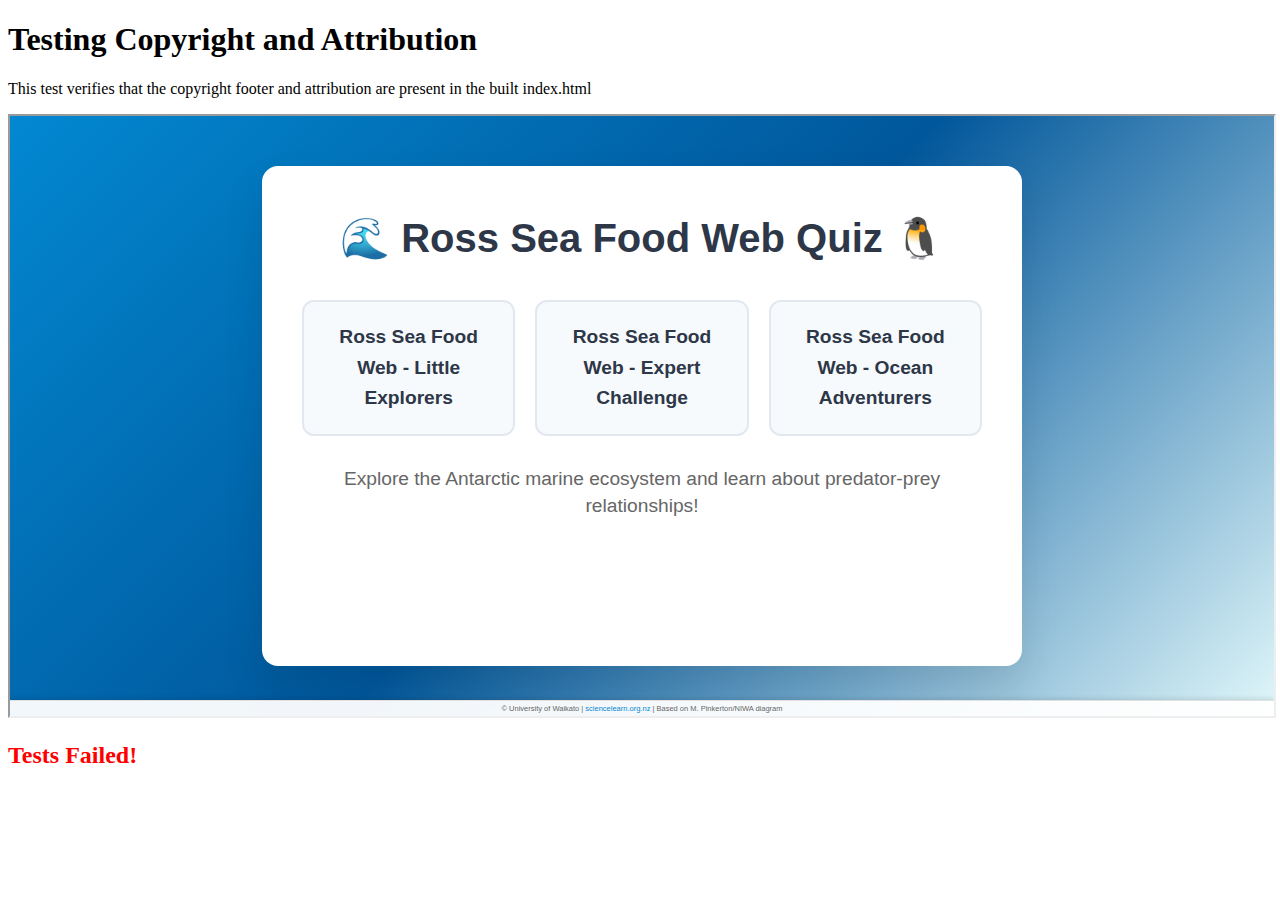
<file: test_copyright.html>
<!DOCTYPE html>
<html lang="en">
<head>
    <meta charset="utf-8"/>
    <title>Copyright and Attribution Test</title>
</head>
<body>
    <h1>Testing Copyright and Attribution</h1>
    <p>This test verifies that the copyright footer and attribution are present in the built index.html</p>
    
    <script>
        async function runTests() {
            console.log('Testing copyright and attribution...');
            
            // Load the built index.html in an iframe
            const iframe = document.createElement('iframe');
            iframe.src = './index.html';
            iframe.style.width = '100%';
            iframe.style.height = '600px';
            document.body.appendChild(iframe);
            
            await new Promise(resolve => {
                iframe.onload = resolve;
            });
            
            const iframeDoc = iframe.contentDocument || iframe.contentWindow.document;
            
            // Test 1: Check for copyright footer
            const copyrightFooter = iframeDoc.querySelector('.copyright-footer');
            if (!copyrightFooter) {
                console.error('❌ Copyright footer not found!');
                return false;
            }
            console.log('✅ Copyright footer found');
            
            // Test 2: Check copyright content
            const copyrightText = copyrightFooter.textContent;
            if (!copyrightText.includes('The University of Waikato')) {
                console.error('❌ University of Waikato not mentioned in copyright!');
                return false;
            }
            console.log('✅ University of Waikato mentioned');
            
            if (!copyrightText.includes('sciencelearn.org.nz')) {
                console.error('❌ Science Learning Hub URL not found!');
                return false;
            }
            console.log('✅ Science Learning Hub URL found');
            
            if (!copyrightText.includes('M. Pinkerton') || !copyrightText.includes('NIWA')) {
                console.error('❌ M. Pinkerton/NIWA attribution not found!');
                return false;
            }
            console.log('✅ M. Pinkerton/NIWA attribution found');
            
            // Test 3: Check finish screen attribution
            // We need to navigate to the finish screen
            // For now, let's just check if the elements exist
            const finishScreen = iframeDoc.querySelector('#finish-screen');
            if (!finishScreen) {
                console.error('❌ Finish screen not found!');
                return false;
            }
            console.log('✅ Finish screen found');
            
            const attributionMessage = finishScreen.querySelector('.attribution-message');
            if (!attributionMessage) {
                console.error('❌ Attribution message on finish screen not found!');
                return false;
            }
            console.log('✅ Attribution message found on finish screen');
            
            const visitLink = attributionMessage.querySelector('.visit-link');
            if (!visitLink || !visitLink.href.includes('sciencelearn.org.nz')) {
                console.error('❌ Visit link to Science Learning Hub not found or incorrect!');
                return false;
            }
            console.log('✅ Visit link to Science Learning Hub found');
            
            console.log('\n🎉 All copyright and attribution tests passed!');
            return true;
        }
        
        // Run tests when page loads
        window.addEventListener('DOMContentLoaded', () => {
            runTests().then(success => {
                if (!success) {
                    document.body.innerHTML += '<h2 style="color: red;">Tests Failed!</h2>';
                } else {
                    document.body.innerHTML += '<h2 style="color: green;">All Tests Passed!</h2>';
                }
            });
        });
    </script>
</body>
</html>
</file>
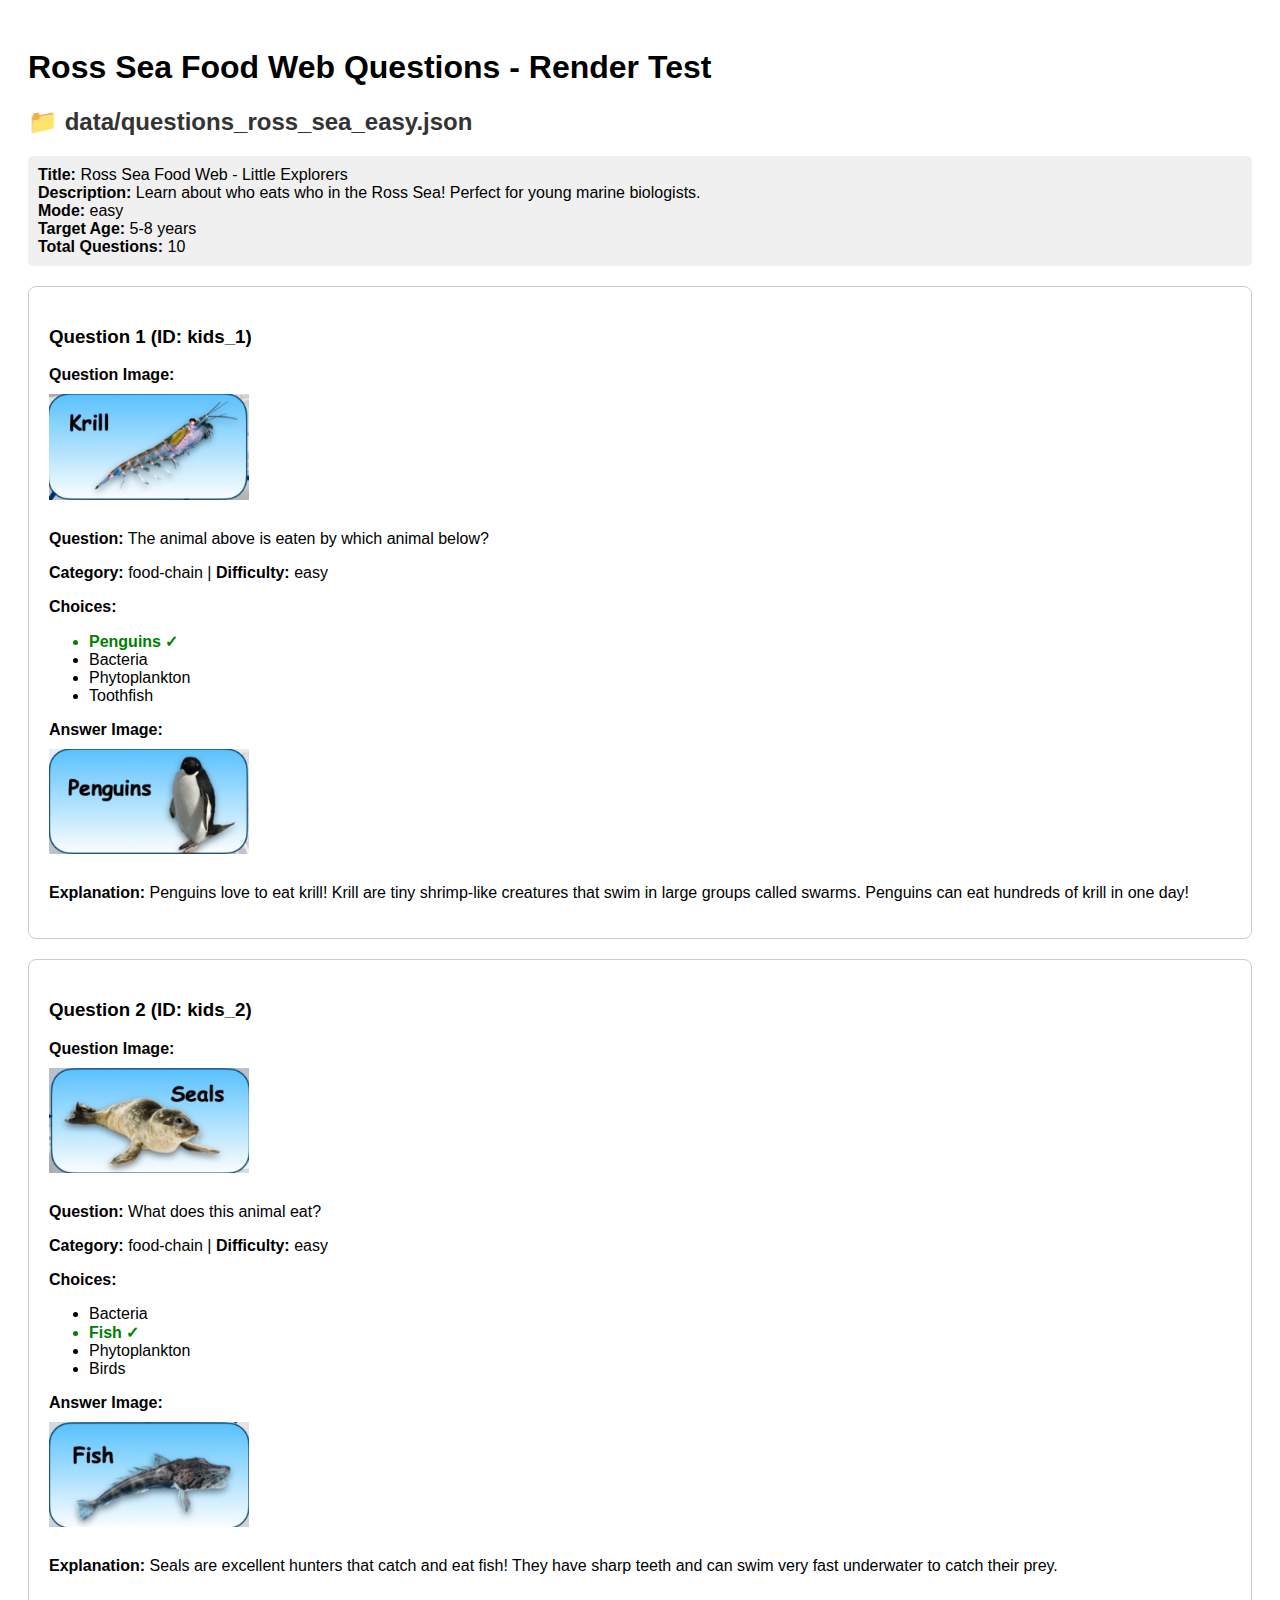
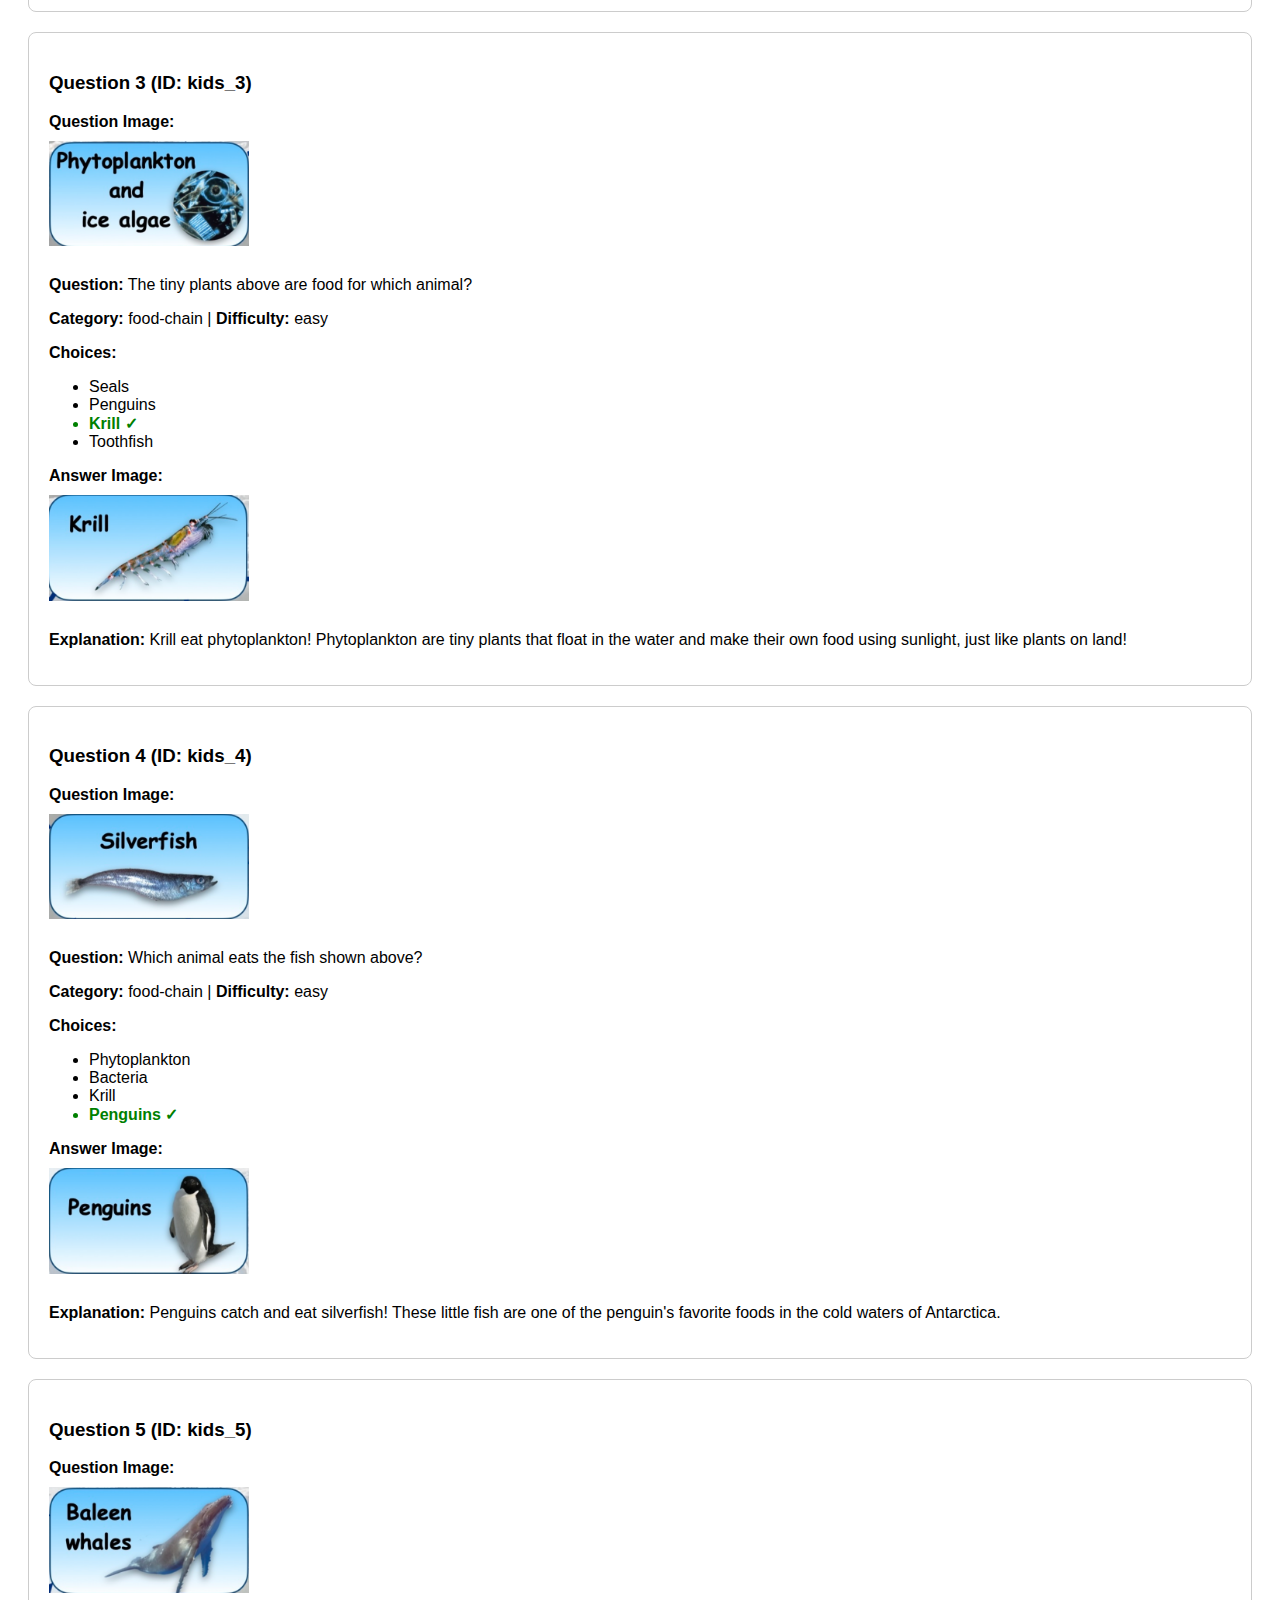
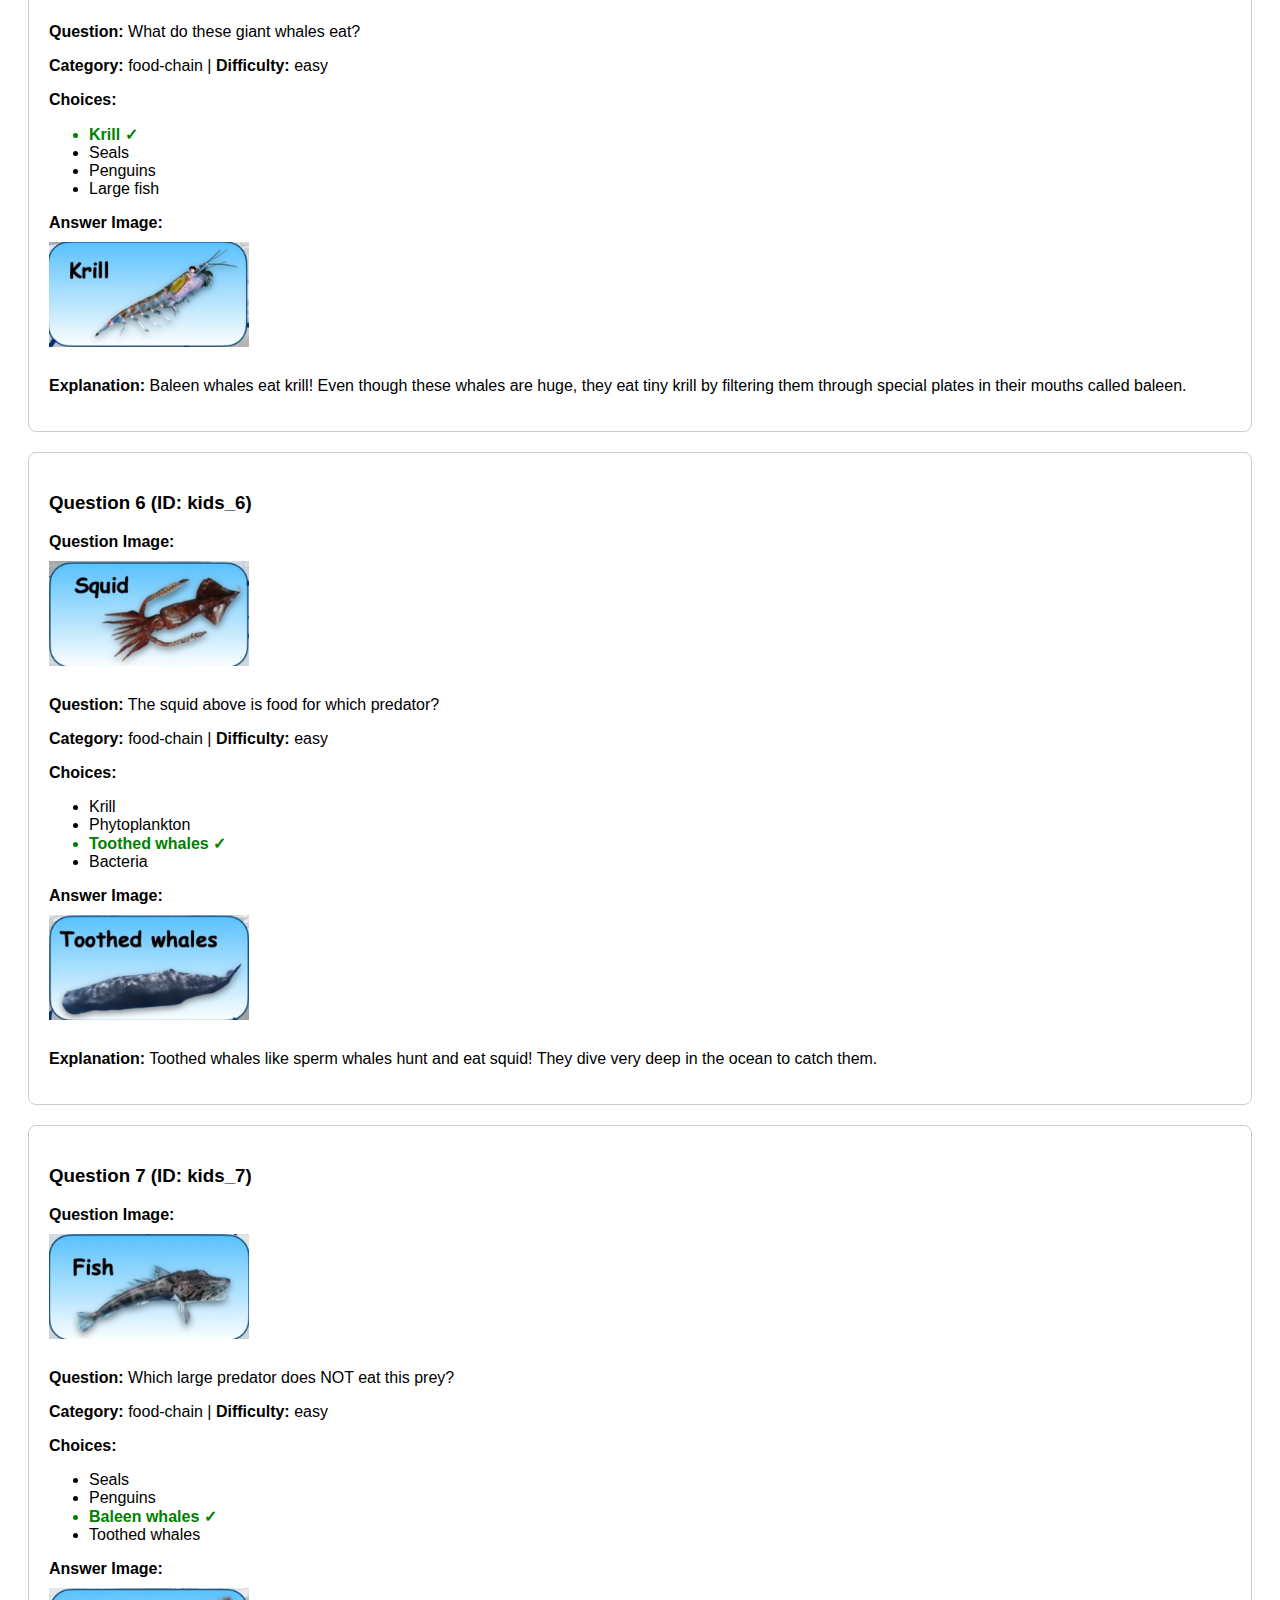
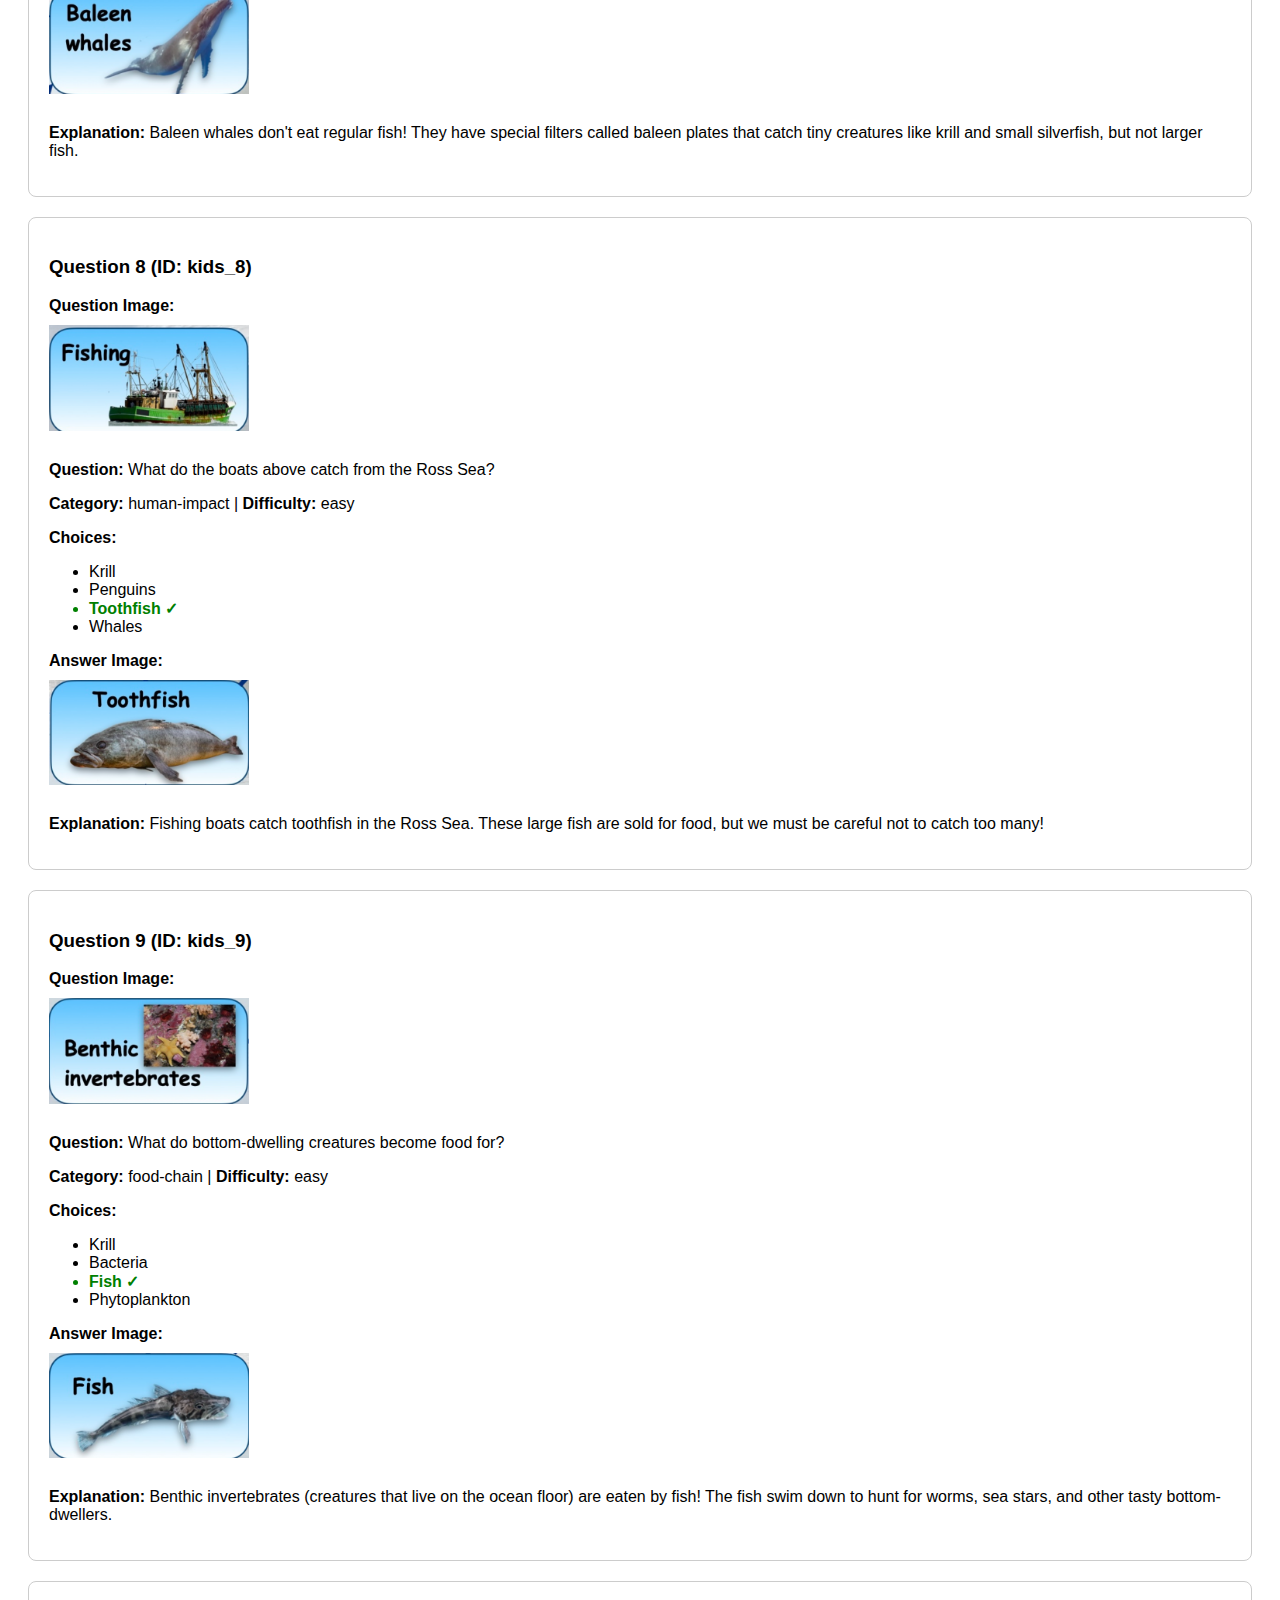
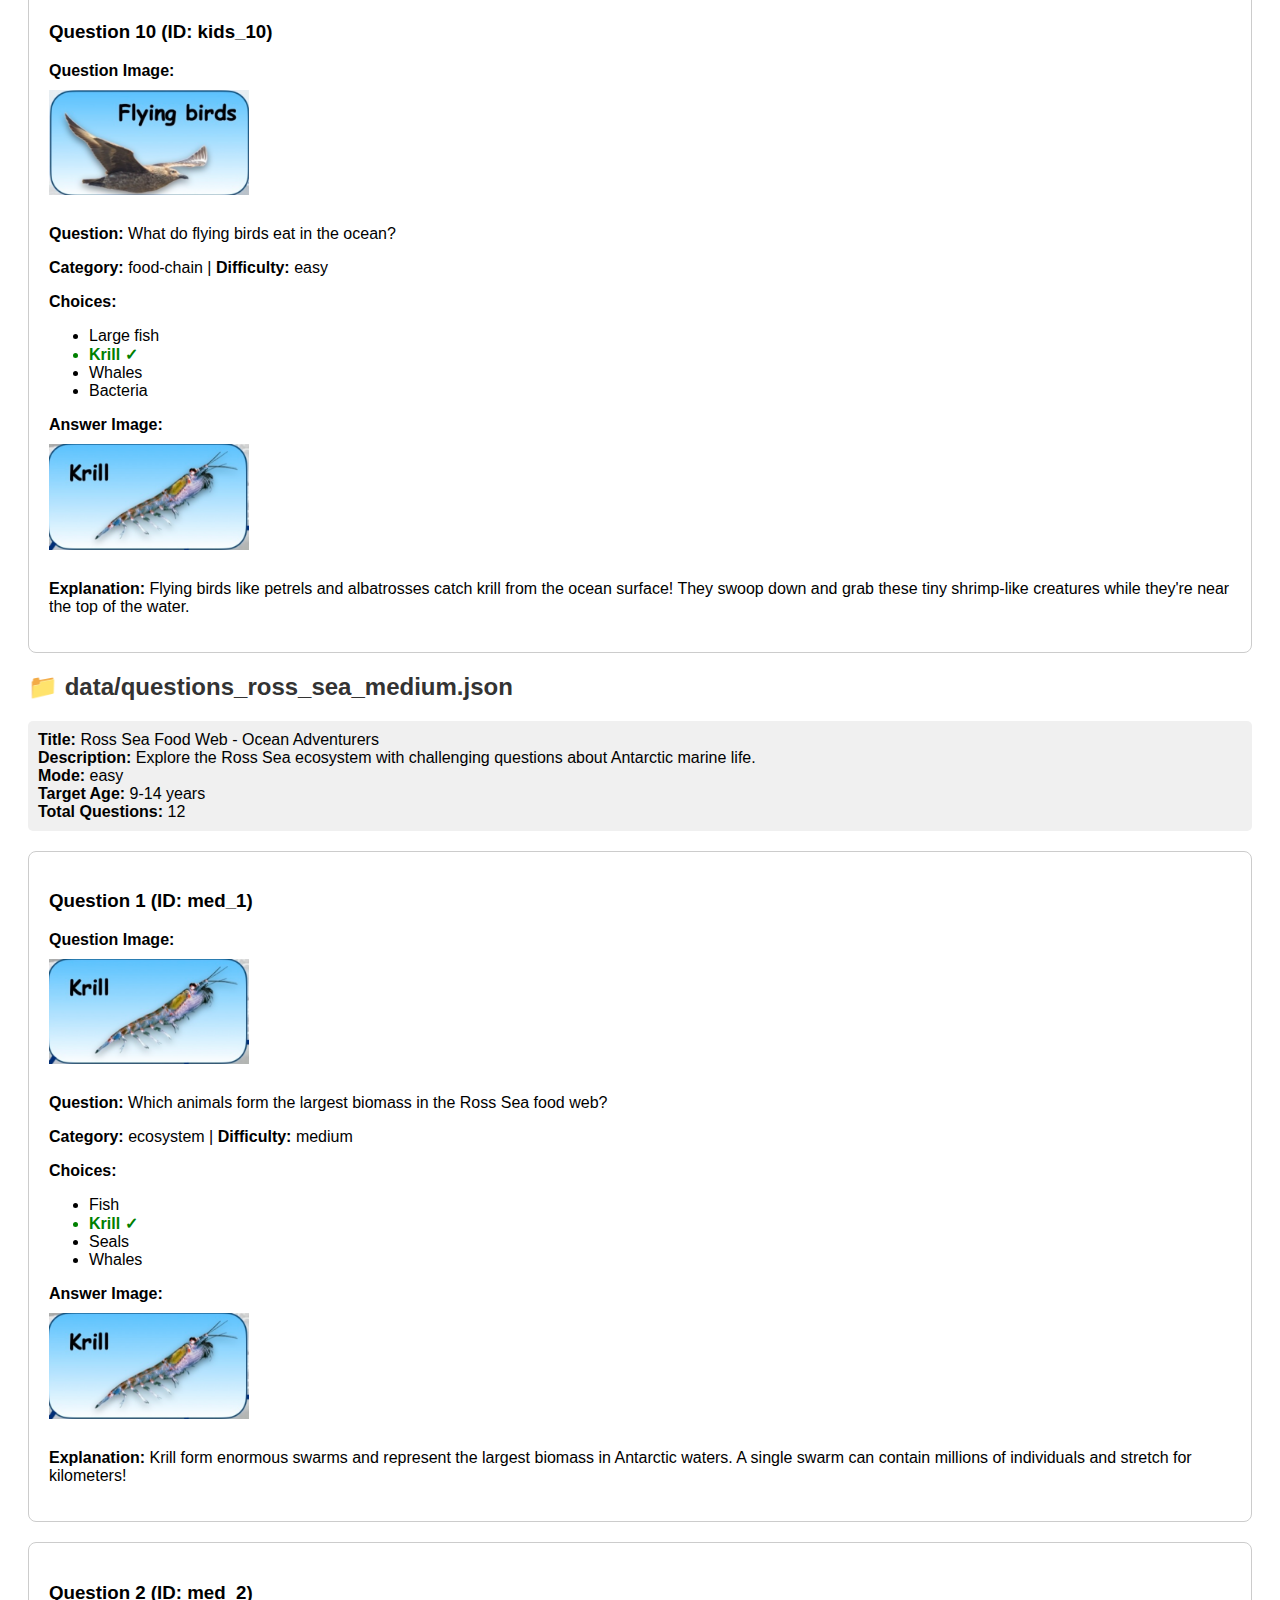
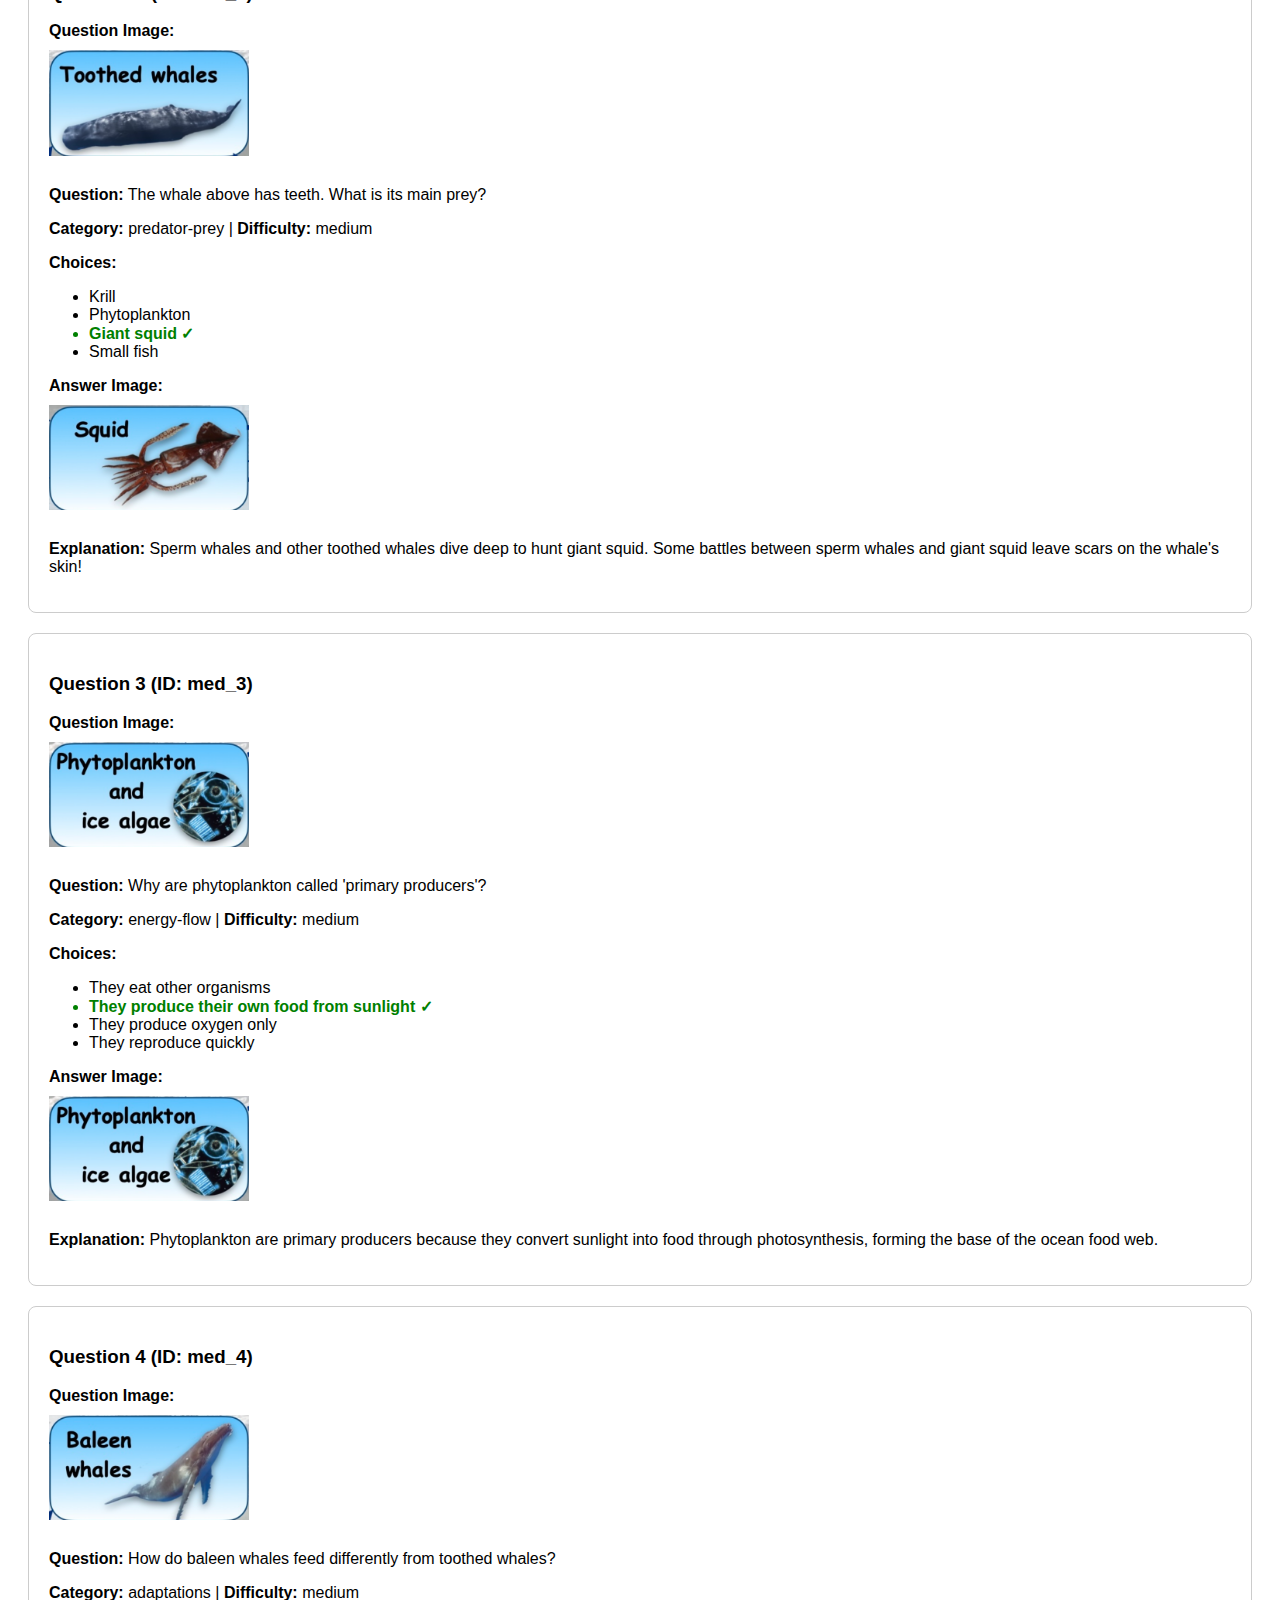
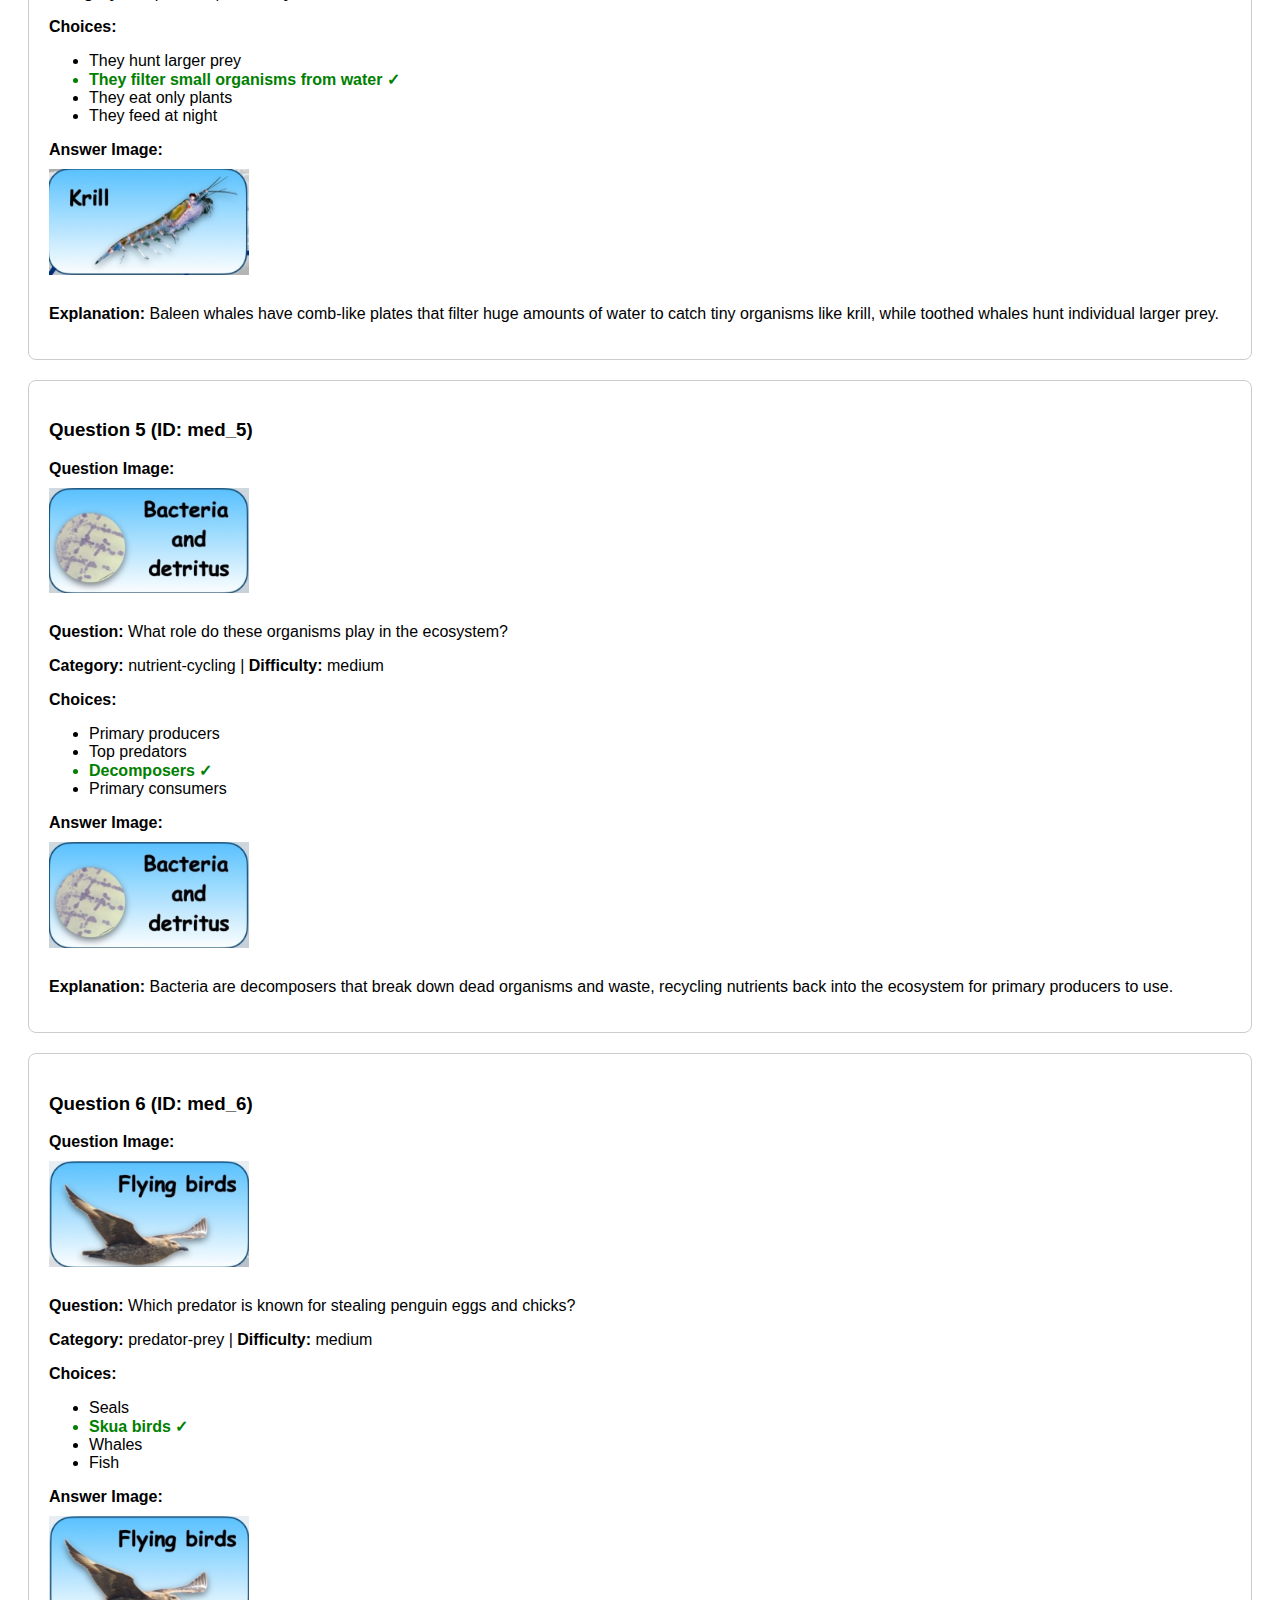
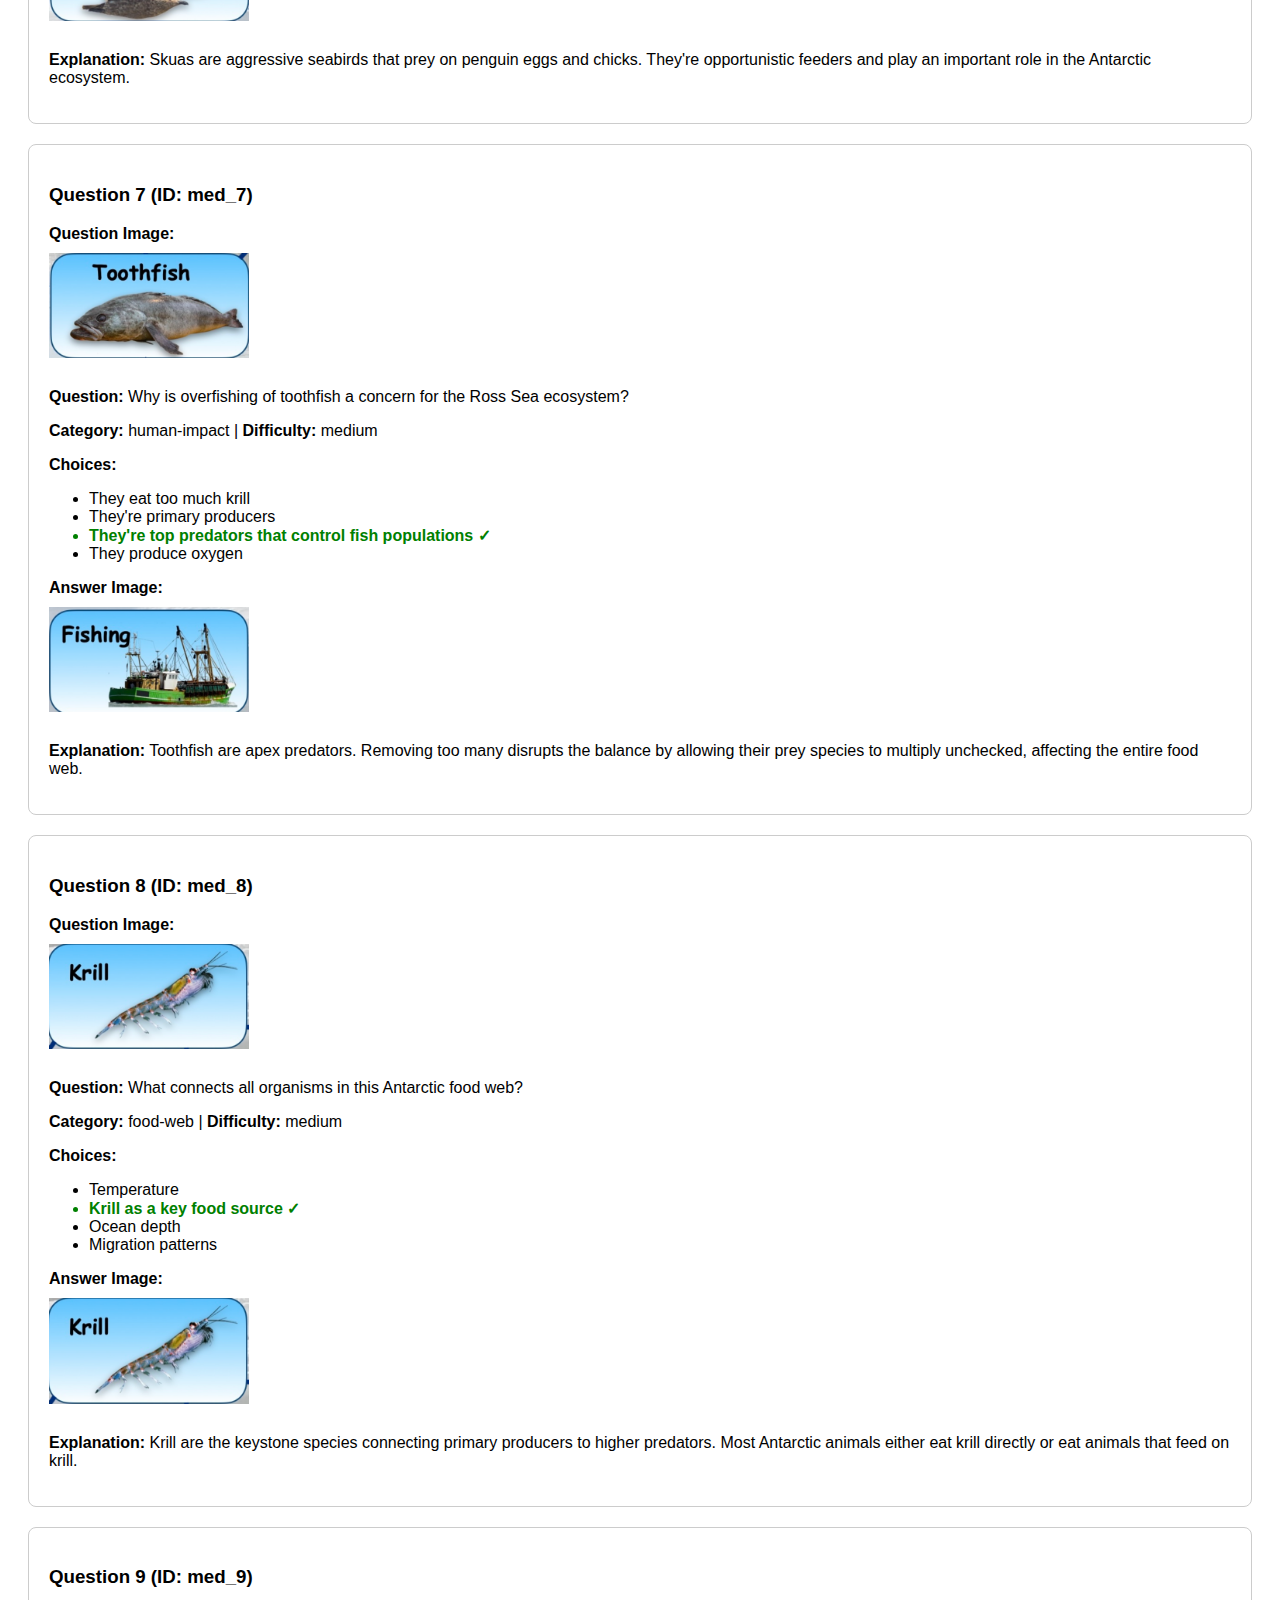
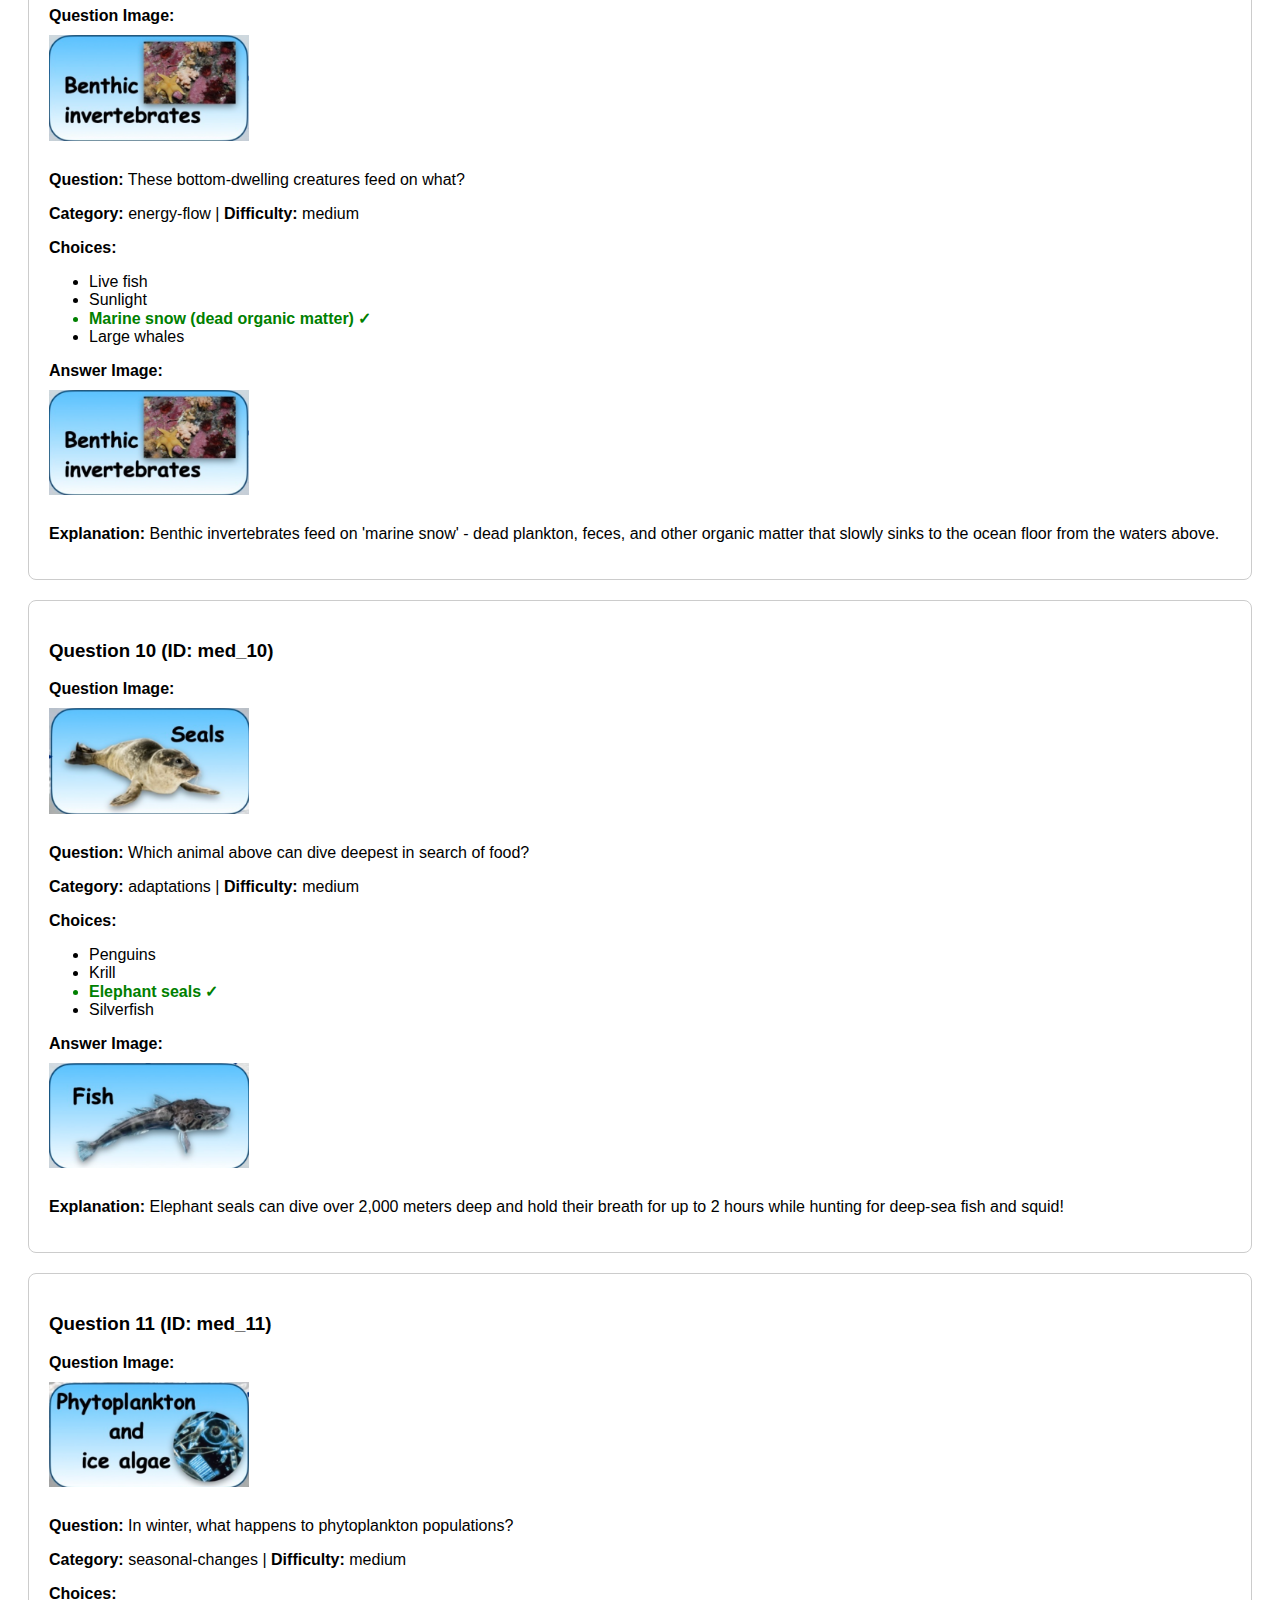
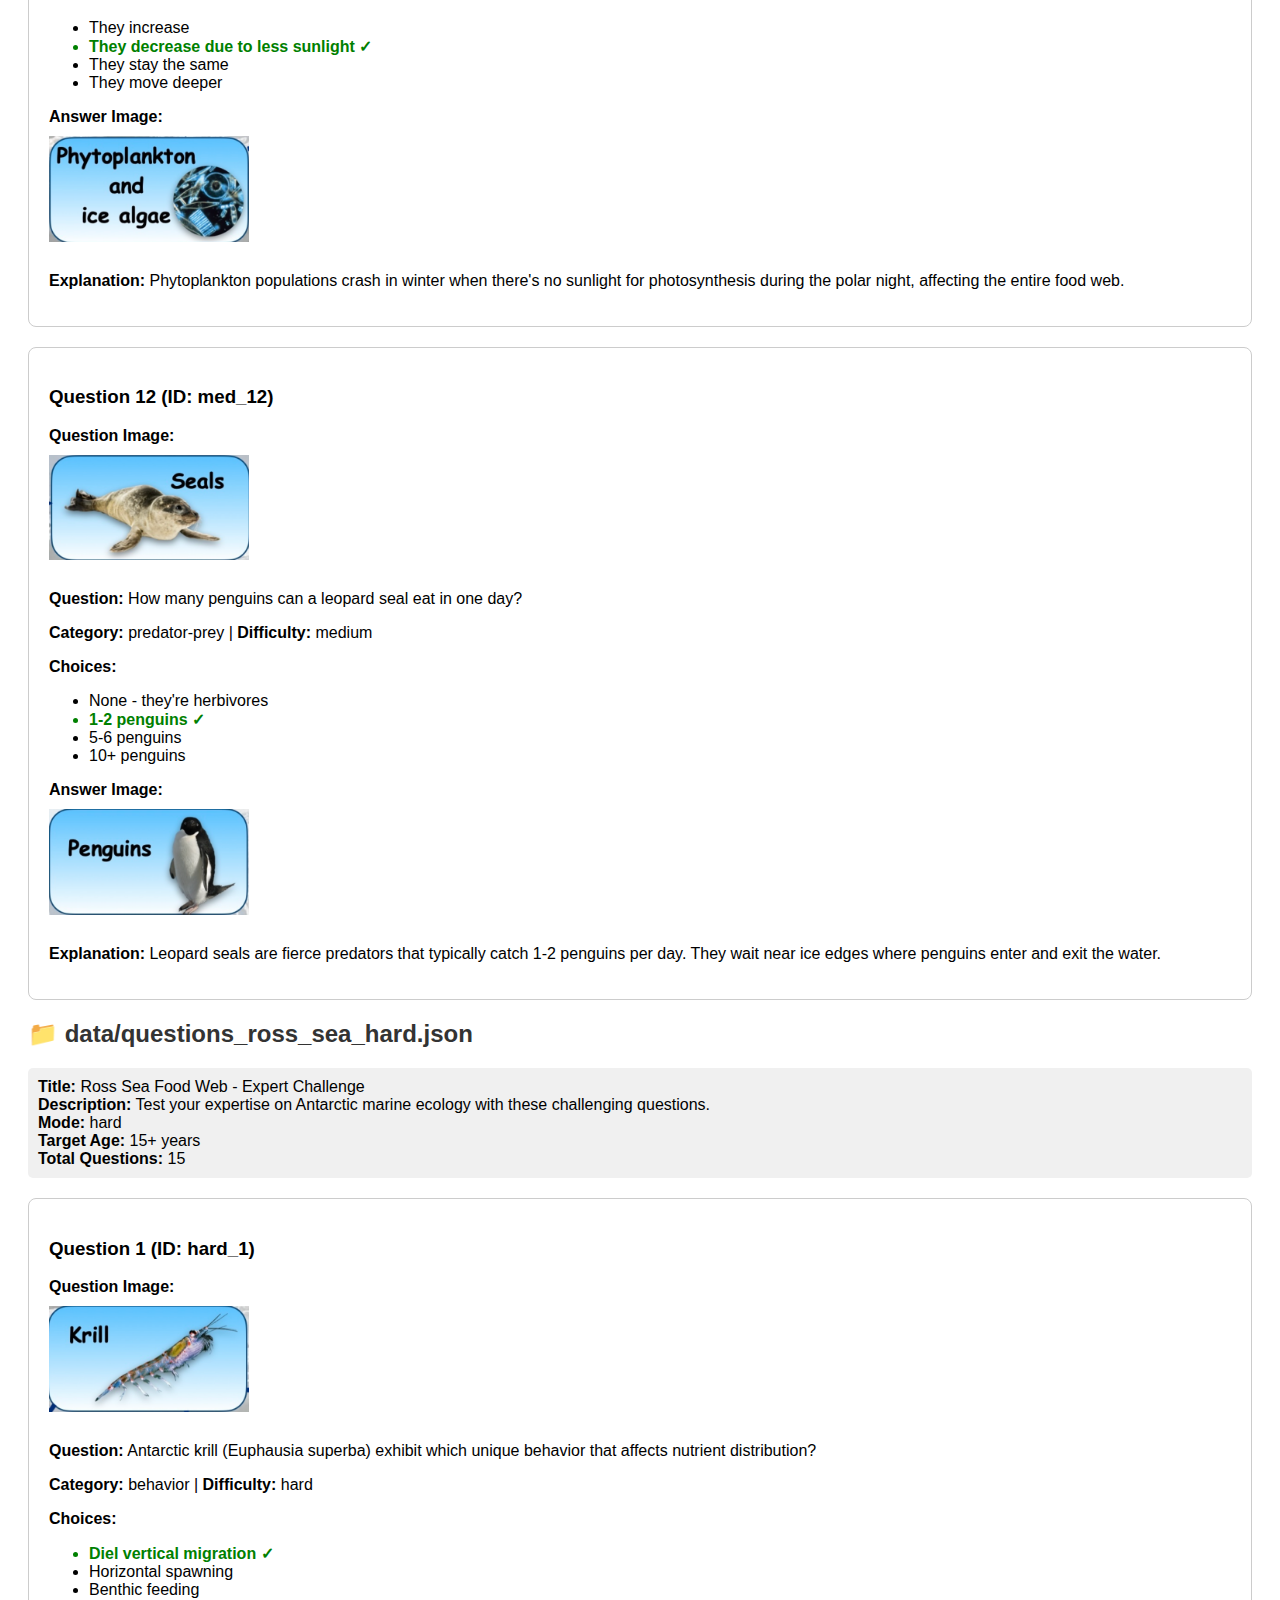
<file: test_render_questions.html>
<!DOCTYPE html>
<html>
<head>
    <title>Test Question Rendering</title>
    <style>
        body { font-family: Arial, sans-serif; padding: 20px; }
        .question { border: 1px solid #ccc; padding: 20px; margin: 20px 0; border-radius: 8px; }
        .question img { max-width: 200px; height: auto; margin: 10px 0; }
        .correct { color: green; font-weight: bold; }
        .error { color: red; font-weight: bold; }
        h2 { color: #333; }
        .metadata { background: #f0f0f0; padding: 10px; margin: 10px 0; border-radius: 5px; }
    </style>
</head>
<body>
    <h1>Ross Sea Food Web Questions - Render Test</h1>
    <div id="output"></div>
    
    <script>
        async function loadQuestions() {
            const output = document.getElementById('output');
            const questionFiles = [
                'data/questions_ross_sea_easy.json',
                'data/questions_ross_sea_medium.json',
                'data/questions_ross_sea_hard.json'
            ];
            
            let totalQuestions = 0;
            let totalSets = 0;
            
            for (const file of questionFiles) {
                try {
                    const response = await fetch(file);
                    const data = await response.json();
                    
                    totalSets++;
                    totalQuestions += data.questions.length;
                    
                    const setDiv = document.createElement('div');
                    setDiv.innerHTML = `
                        <h2>📁 ${file}</h2>
                        <div class="metadata">
                            <strong>Title:</strong> ${data.metadata.title}<br>
                            <strong>Description:</strong> ${data.metadata.description}<br>
                            <strong>Mode:</strong> ${data.metadata.mode}<br>
                            <strong>Target Age:</strong> ${data.metadata.targetAge}<br>
                            <strong>Total Questions:</strong> ${data.questions.length}
                        </div>
                    `;
                    
                    data.questions.forEach((q, idx) => {
                        const qDiv = document.createElement('div');
                        qDiv.className = 'question';
                        
                        let html = `<h3>Question ${idx + 1} (ID: ${q.id})</h3>`;
                        
                        if (q.image1) {
                            html += `<p><strong>Question Image:</strong><br><img src="${q.image1}" alt="Question image" onerror="this.style.border='2px solid red'; this.alt='Missing: ${q.image1}'"></p>`;
                        }
                        
                        html += `<p><strong>Question:</strong> ${q.question}</p>`;
                        html += `<p><strong>Category:</strong> ${q.category} | <strong>Difficulty:</strong> ${q.difficulty}</p>`;
                        html += `<p><strong>Choices:</strong></p><ul>`;
                        
                        q.choices.forEach((choice, choiceIdx) => {
                            const isCorrect = choiceIdx === q.correctAnswer;
                            html += `<li ${isCorrect ? 'class="correct"' : ''}>${choice} ${isCorrect ? '✓' : ''}</li>`;
                        });
                        
                        html += `</ul>`;
                        
                        if (q.image2) {
                            html += `<p><strong>Answer Image:</strong><br><img src="${q.image2}" alt="Answer image" onerror="this.style.border='2px solid red'; this.alt='Missing: ${q.image2}'"></p>`;
                        }
                        
                        html += `<p><strong>Explanation:</strong> ${q.explanation}</p>`;
                        
                        qDiv.innerHTML = html;
                        setDiv.appendChild(qDiv);
                    });
                    
                    output.appendChild(setDiv);
                    console.log(`✅ Loaded ${file}: ${data.questions.length} questions`);
                    
                } catch (error) {
                    output.innerHTML += `<p class="error">❌ Error loading ${file}: ${error.message}</p>`;
                    console.error(`Error loading ${file}:`, error);
                }
            }
            
            const summary = document.createElement('div');
            summary.innerHTML = `
                <h2>📊 Summary</h2>
                <div class="metadata">
                    <strong>Total Question Sets:</strong> ${totalSets}<br>
                    <strong>Total Questions:</strong> ${totalQuestions}<br>
                    <strong>Status:</strong> <span class="correct">✅ All questions rendered successfully!</span>
                </div>
            `;
            output.appendChild(summary);
        }
        
        // Load questions when page loads
        loadQuestions();
    </script>
</body>
</html>
</file>
